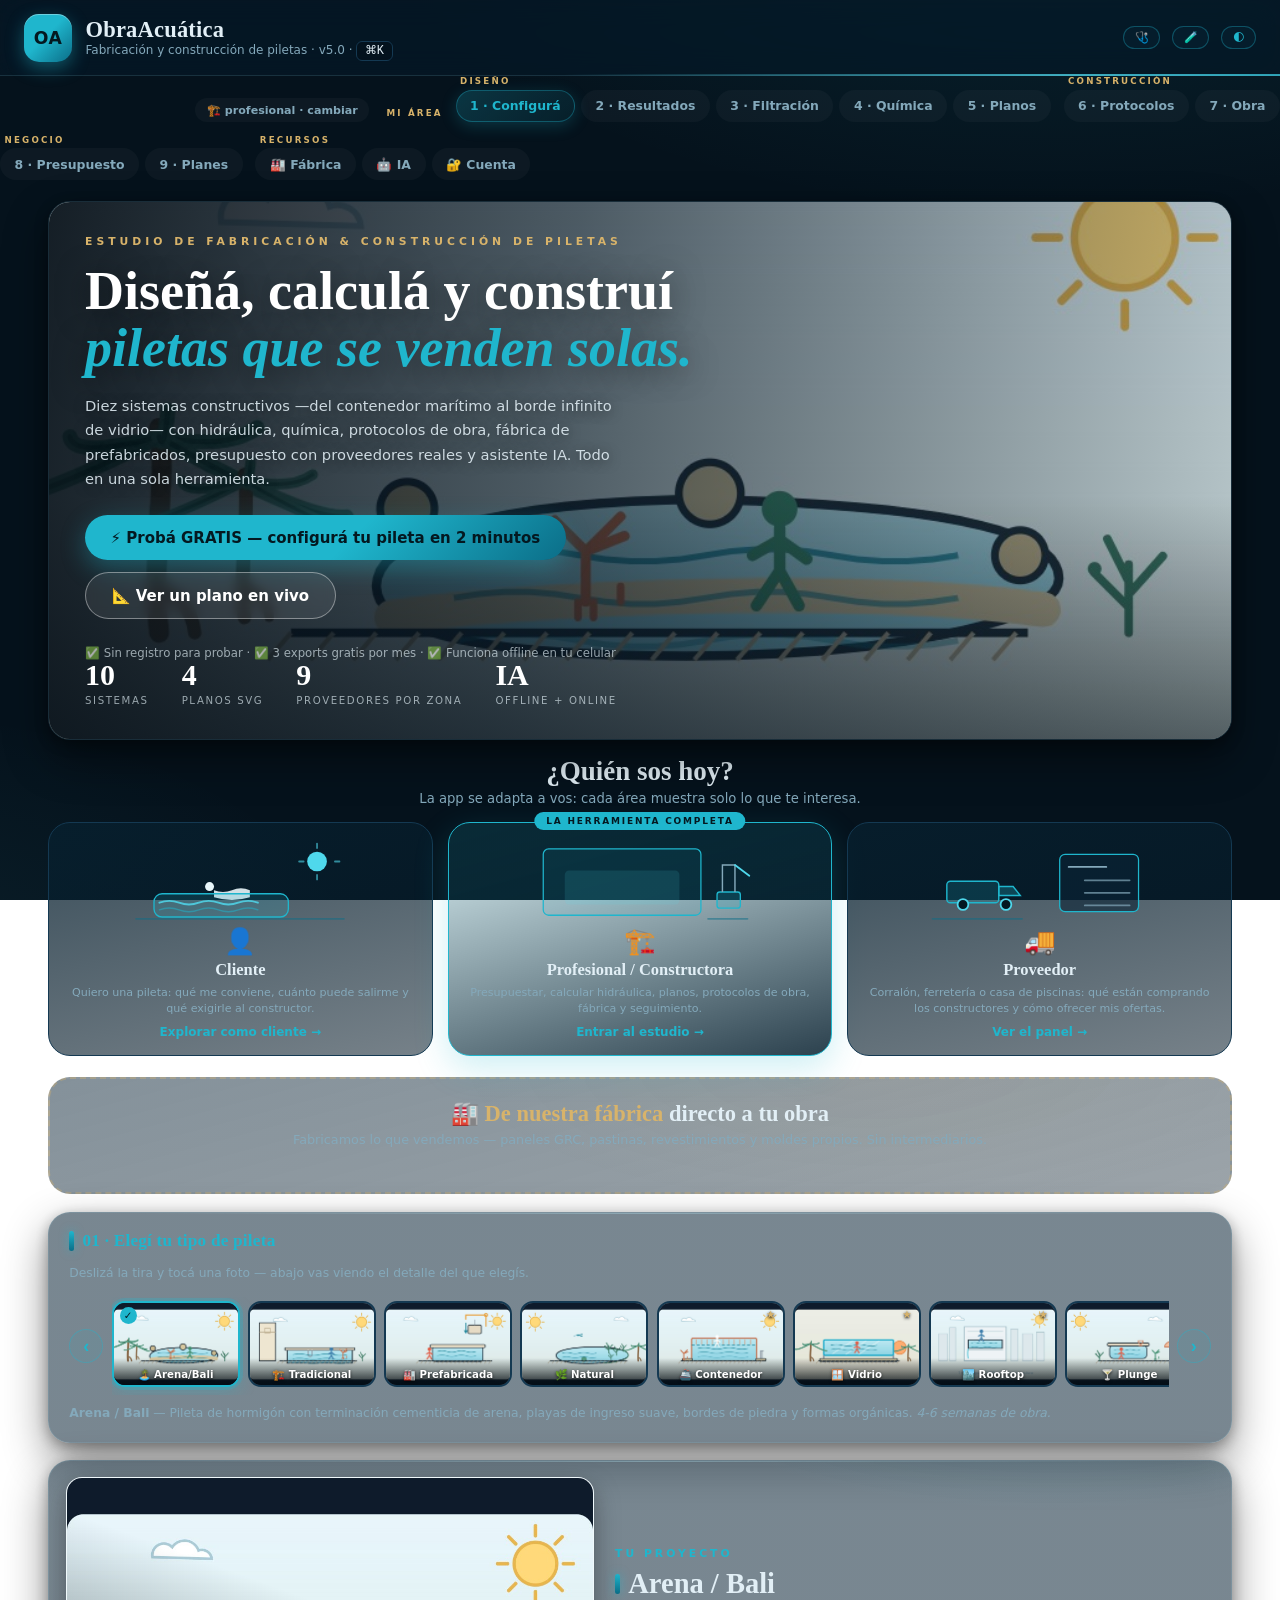
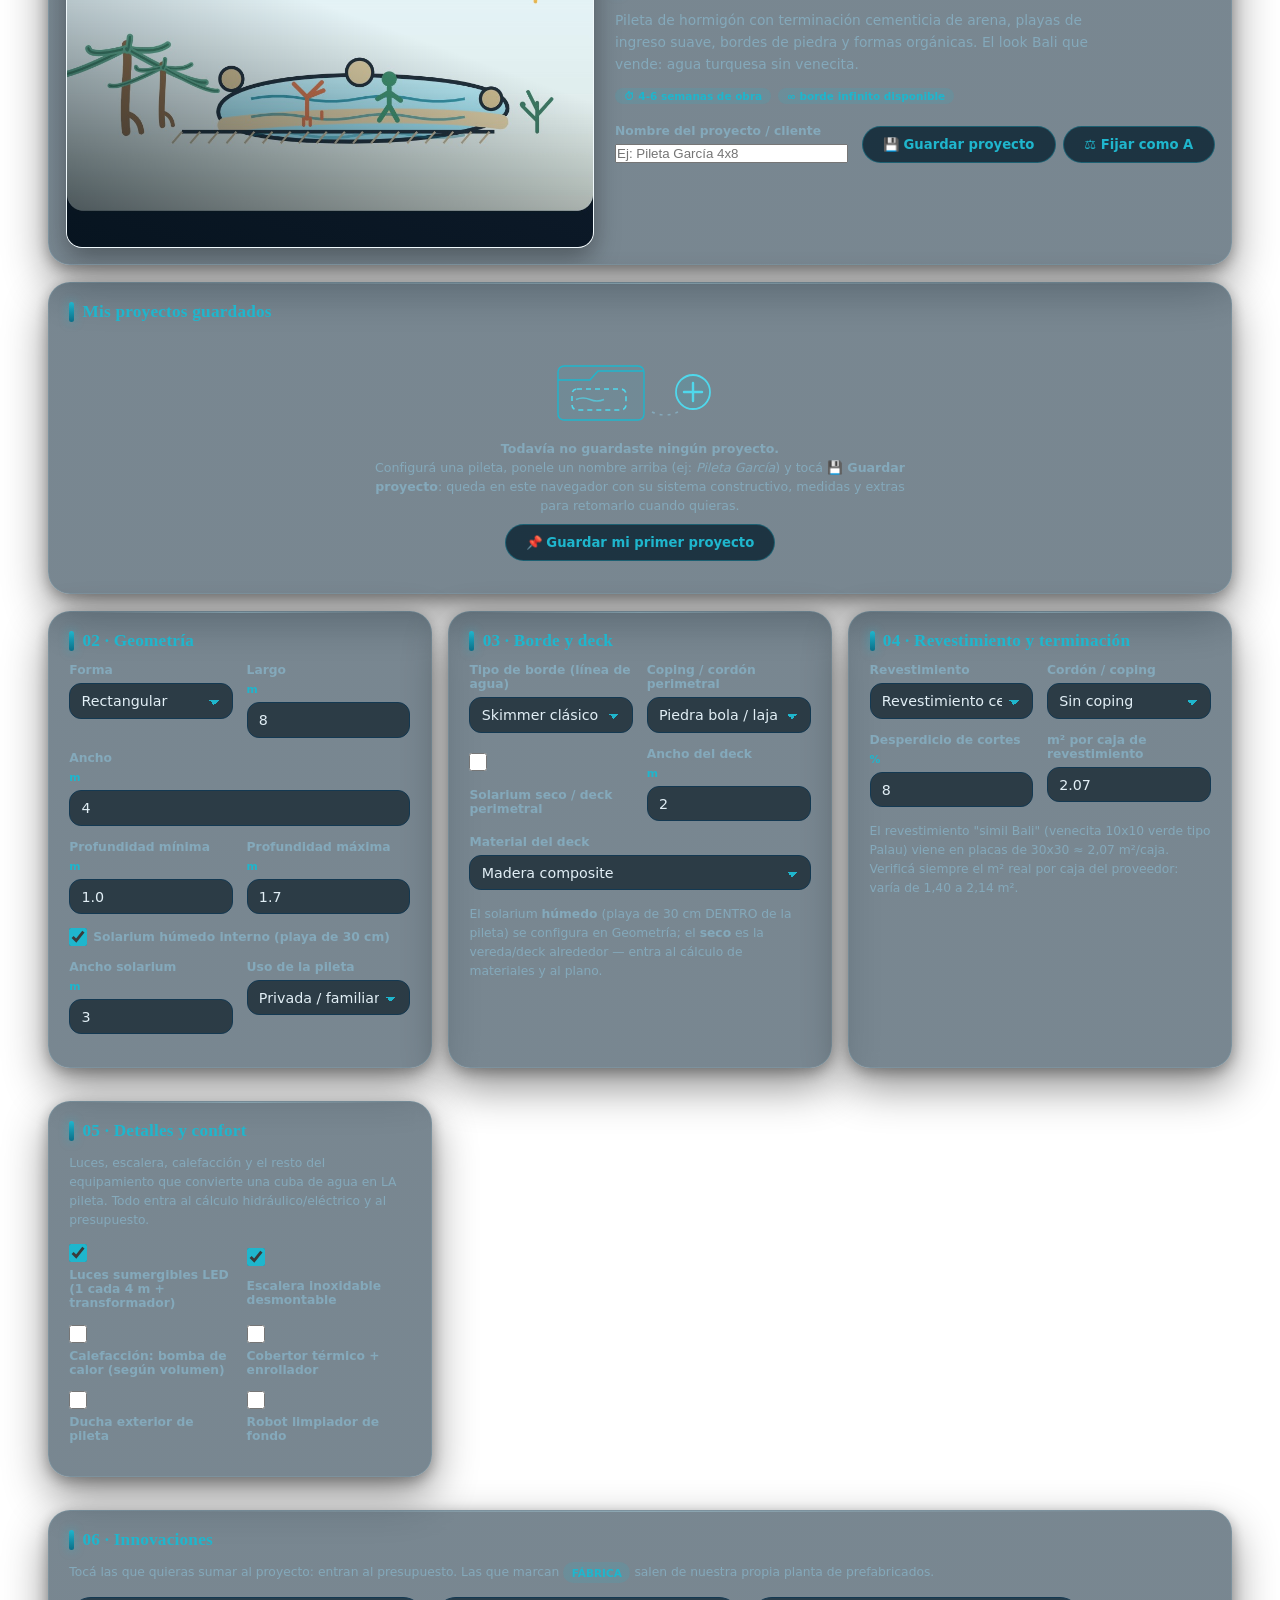
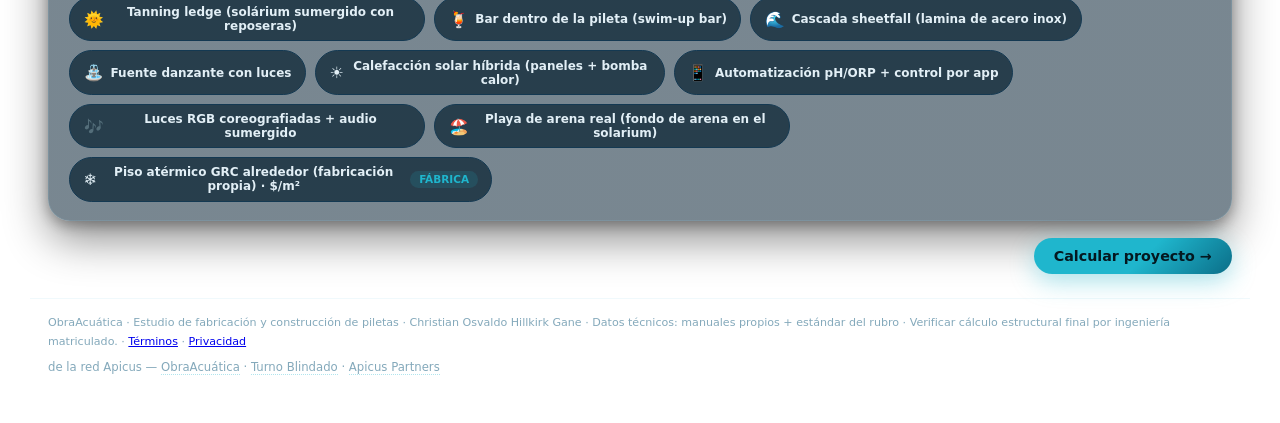
<file: index.html>
<!DOCTYPE html>
<html lang="es-AR">
<head>
<meta charset="UTF-8">
<meta name="viewport" content="width=device-width, initial-scale=1.0">
<title>ObraAcuática — Estudio de Fabricación y Construcción de Piletas</title>
<meta name="description" content="Configurador profesional de piletas: arena estilo Bali, construccion tradicional, prefabricadas GRC de fabrica, naturales y borde infinito. Calculo de geometria, materiales, hidraulica, filtracion, quimica del agua, protocolos de obra y presupuesto.">
<meta name="theme-color" content="#1FB6CD">
<!-- Carta de presentación en WhatsApp/redes (estándar §7.3: app sin og:image no se publica) -->
<meta property="og:title" content="ObraAcuática — Estudio de Fabricación y Construcción de Piletas">
<meta property="og:description" content="Configurá, calculá y presupuestá tu pileta en 2 minutos: 10 sistemas constructivos, planos SVG, hidráulica, química, protocolos de obra y asistente IA.">
<meta property="og:image" content="og-image.png">
<meta property="og:image:width" content="1200">
<meta property="og:image:height" content="630">
<meta property="og:type" content="website">
<meta name="twitter:card" content="summary_large_image">
<meta name="twitter:image" content="og-image.png">
<meta http-equiv="Content-Security-Policy" content="default-src 'self'; script-src 'self' https://challenges.cloudflare.com https://browser.sentry-cdn.com; style-src 'self' 'unsafe-inline' https://fonts.googleapis.com; font-src https://fonts.gstatic.com; img-src 'self' data: https:; connect-src 'self' https:; object-src 'none'; base-uri 'self'; frame-ancestors 'none'">
<meta name="referrer" content="strict-origin-when-cross-origin">
<link rel="manifest" href="manifest.webmanifest">
<link rel="icon" type="image/svg+xml" href="icon.svg">
<link rel="icon" type="image/png" sizes="192x192" href="icon-192.png">
<link rel="icon" type="image/png" sizes="512x512" href="icon-512.png">
<link rel="apple-touch-icon" href="apple-touch-icon.png">
<!-- Splash screens iOS (estándar §7.1-3: PWA instalable = splash por tamaño) -->
<link rel="apple-touch-startup-image" media="(device-width: 375px) and (device-height: 667px) and (-webkit-device-pixel-ratio: 2)" href="splash-750.png">
<link rel="apple-touch-startup-image" media="(device-width: 390px) and (device-height: 844px) and (-webkit-device-pixel-ratio: 3)" href="splash-1170.png">
<link rel="apple-touch-startup-image" media="(device-width: 430px) and (device-height: 932px) and (-webkit-device-pixel-ratio: 3)" href="splash-1290.png">
<link rel="apple-touch-startup-image" media="(device-width: 1024px) and (device-height: 1366px) and (-webkit-device-pixel-ratio: 2)" href="splash-2048.png">
<meta name="apple-mobile-web-app-capable" content="yes">
<meta name="apple-mobile-web-app-status-bar-style" content="black-translucent">
<meta name="apple-mobile-web-app-title" content="ObraAcuática">
<link rel="preconnect" href="https://fonts.googleapis.com">
<link rel="preconnect" href="https://fonts.gstatic.com" crossorigin>
<link href="https://fonts.googleapis.com/css2?family=Fraunces:opsz,wght@9..144,600;9..144,700;9..144,900&family=Inter:wght@400;500;600;700;800&display=swap" rel="stylesheet">
<link rel="stylesheet" href="styles.css?v=4.5">
</head>
<body data-app="obracuatica">

<header class="topbar">
  <div class="brand">
    <div class="logo">OA</div>
    <div class="brand-txt">
      <h1>ObraAcuática</h1>
      <p>Fabricación y construcción de piletas · <span id="dbVersion" title="versión de la base de datos técnicos (independiente de la versión de la app)">v1.0</span> · <kbd title="Ctrl+K">⌘K</kbd></p>
    </div>
    <div class="user-chip hidden" id="userChip"></div>
  </div>
  <div style="display:flex;gap:0.5rem;align-items:center">
    <button class="btn mini" id="btnTopHealth" title="🩺 Health Dashboard" aria-label="Health Dashboard" type="button">🩺</button>
    <button class="btn mini" id="btnTopTests" title="🧪 Tests" aria-label="Correr tests" type="button">🧪</button>
    <button class="btn mini" id="btnTopTheme" title="🌓 Tema" aria-label="Cambiar tema" type="button">🌓</button>
  </div>
</header>
  <nav class="tabs" id="mainTabs">
    <div class="tab-group" id="roleHomeGroup">
      <span class="tg-label">Mi área</span>
      <div class="tg-btns">
        <button data-tab="cliente" type="button" id="btnTabCliente">👤 Inicio</button>
        <button data-tab="proveedor" type="button" id="btnTabProveedor">🚚 Mi panel</button>
      </div>
    </div>
    <div class="tab-group" id="grpDiseno">
      <span class="tg-label">Diseño</span>
      <div class="tg-btns">
        <button data-tab="config" class="active" type="button">1 · Configurá</button>
        <button data-tab="results" type="button">2 · Resultados</button>
        <button data-tab="filtration" type="button">3 · Filtración</button>
        <button data-tab="chemistry" type="button">4 · Química</button>
        <button data-tab="planos" type="button">5 · Planos</button>
      </div>
    </div>
    <div class="tab-group" id="grpConstruccion">
      <span class="tg-label">Construcción</span>
      <div class="tg-btns">
        <button data-tab="protocols" type="button">6 · Protocolos</button>
        <button data-tab="obra" type="button">7 · Obra</button>
      </div>
    </div>
    <div class="tab-group" id="grpNegocio">
      <span class="tg-label">Negocio</span>
      <div class="tg-btns">
        <button data-tab="budget" type="button">8 · Presupuesto</button>
        <button data-tab="planes" type="button">9 · Planes</button>
      </div>
    </div>
    <div class="tab-group" id="grpRecursos">
      <span class="tg-label">Recursos</span>
      <div class="tg-btns">
        <button data-tab="factory" type="button">🏭 Fábrica</button>
        <button data-tab="ia" type="button">🤖 IA</button>
        <button data-tab="cuenta" type="button">🔐 Cuenta</button>
      </div>
    </div>
  </nav>
</header>

<main>

  <!-- ============ LANDING HERO ============ -->
  <section class="landing" id="landing">
    <div class="landing-bg" id="landingBg"></div>
    <div class="landing-overlay"></div>
    <div class="landing-content">
      <div class="landing-kicker">Estudio de fabricación &amp; construcción de piletas</div>
      <h1 class="landing-title">Diseñá, calculá y construí<br><em>piletas que se venden solas.</em></h1>
      <p class="landing-sub">Diez sistemas constructivos —del contenedor marítimo al borde infinito de vidrio— con hidráulica, química, protocolos de obra, fábrica de prefabricados, presupuesto con proveedores reales y asistente IA. Todo en una sola herramienta.</p>
      <div class="landing-cta">
        <button class="btn primary big" id="ctaConfig" type="button">⚡ Probá GRATIS — configurá tu pileta en 2 minutos</button>
        <button class="btn ghost big" id="ctaPlanos" type="button">📐 Ver un plano en vivo</button>
      </div>
      <p class="landing-free" style="margin-top:0.7rem;font-size:0.78rem;color:rgba(226,239,246,0.65)">
        ✅ Sin registro para probar · ✅ 3 exports gratis por mes · ✅ Funciona offline en tu celular
      </p>
      <div class="landing-stats">
        <div><b>10</b><span>sistemas</span></div>
        <div><b>4</b><span>planos SVG</span></div>
        <div><b>9</b><span>proveedores por zona</span></div>
        <div><b>IA</b><span>offline + online</span></div>
      </div>
    </div>
  </section>

  <!-- ============ SELECTOR DE ROL ============ -->
  <section class="roles" id="roles">
    <div class="roles-title">
      <h2>¿Quién sos hoy?</h2>
      <p>La app se adapta a vos: cada área muestra solo lo que te interesa.</p>
    </div>
    <div class="roles-grid">
      <button class="role-card" data-role="cliente" type="button">
        <svg class="role-scene" viewBox="0 0 260 96" aria-hidden="true" focusable="false">
          <circle class="rs-sun" cx="216" cy="24" r="11" fill="#4FD8EC"/>
          <g stroke="#4FD8EC" stroke-width="2" stroke-linecap="round" opacity="0.6">
            <line class="rs-ray rs-ray1" x1="216" y1="4" x2="216" y2="9"/><line class="rs-ray rs-ray2" x1="236" y1="24" x2="241" y2="24"/>
            <line class="rs-ray rs-ray3" x1="196" y1="24" x2="201" y2="24"/><line class="rs-ray rs-ray4" x1="216" y1="39" x2="216" y2="44"/>
          </g>
          <g class="rs-float">
            <circle cx="96" cy="52" r="5" fill="#E8F6FA"/>
            <path d="M101 56 q10 4 20 0 q10 -4 20 0 l0 8 q-20 6 -40 0 Z" fill="#E8F6FA" opacity="0.9"/>
          </g>
          <rect x="34" y="60" width="150" height="26" rx="9" fill="rgba(31,182,205,0.16)" stroke="#1FB6CD" stroke-width="1.5"/>
          <g class="rs-water">
            <path d="M40 70 q11 -4 22 0 t22 0 t22 0 t22 0 t22 0" fill="none" stroke="#4FD8EC" stroke-width="2" stroke-linecap="round" opacity="0.85"/>
            <path d="M40 78 q11 -4 22 0 t22 0 t22 0 t22 0 t22 0" fill="none" stroke="#1FB6CD" stroke-width="1.6" stroke-linecap="round" opacity="0.5"/>
          </g>
          <path d="M14 88 h232" stroke="#0B6E88" stroke-width="2" stroke-linecap="round" opacity="0.5"/>
        </svg>
        <div class="rc-icon">👤</div>
        <div class="rc-name">Cliente</div>
        <div class="rc-desc">Quiero una pileta: qué me conviene, cuánto puede salirme y qué exigirle al constructor.</div>
        <div class="rc-cta">Explorar como cliente →</div>
      </button>
      <button class="role-card featured" data-role="pro" type="button">
        <div class="rc-badge">LA HERRAMIENTA COMPLETA</div>
        <svg class="role-scene" viewBox="0 0 260 96" aria-hidden="true" focusable="false">
          <rect x="22" y="10" width="176" height="74" rx="6" fill="rgba(31,182,205,0.07)" stroke="#1FB6CD" stroke-width="1.4"/>
          <rect class="rs-draw-pool" x="46" y="34" width="128" height="38" rx="5" fill="rgba(79,216,236,0.12)" stroke="#4FD8EC" stroke-width="2" stroke-dasharray="340" stroke-dashoffset="340"/>
          <g class="rs-draw-dims" stroke="#84A9BB" stroke-width="1.3">
            <line x1="46" y1="24" x2="174" y2="24"/><line x1="46" y1="20" x2="46" y2="28"/><line x1="174" y1="20" x2="174" y2="28"/>
            <line x1="188" y1="34" x2="188" y2="72"/><line x1="184" y1="34" x2="192" y2="34"/><line x1="184" y1="72" x2="192" y2="72"/>
          </g>
          <path class="rs-draw-cross" d="M110 46 v14 M103 53 h14" stroke="#4FD8EC" stroke-width="1.6" stroke-linecap="round"/>
          <g class="rs-crane">
            <rect x="216" y="58" width="26" height="18" rx="3" fill="rgba(31,182,205,0.2)" stroke="#1FB6CD" stroke-width="1.5"/>
            <path d="M222 58 v-30 h14 l0 30" fill="none" stroke="#84A9BB" stroke-width="1.6"/>
            <line class="rs-crane-arm" x1="236" y1="28" x2="252" y2="40" stroke="#4FD8EC" stroke-width="2" stroke-linecap="round"/>
          </g>
          <path d="M206 88 h44" stroke="#0B6E88" stroke-width="2" stroke-linecap="round" opacity="0.5"/>
        </svg>
        <div class="rc-icon">🏗️</div>
        <div class="rc-name">Profesional / Constructora</div>
        <div class="rc-desc">Presupuestar, calcular hidráulica, planos, protocolos de obra, fábrica y seguimiento.</div>
        <div class="rc-cta">Entrar al estudio →</div>
      </button>
      <button class="role-card" data-role="proveedor" type="button">
        <svg class="role-scene" viewBox="0 0 260 96" aria-hidden="true" focusable="false">
          <g class="rs-truck">
            <rect x="26" y="46" width="58" height="24" rx="4" fill="rgba(31,182,205,0.18)" stroke="#1FB6CD" stroke-width="1.6"/>
            <path d="M84 62 v-10 h16 l8 10 Z" fill="rgba(31,182,205,0.28)" stroke="#1FB6CD" stroke-width="1.6"/>
            <circle class="rs-wheel" cx="44" cy="72" r="6" fill="#041820" stroke="#4FD8EC" stroke-width="2"/>
            <circle class="rs-wheel" cx="92" cy="72" r="6" fill="#041820" stroke="#4FD8EC" stroke-width="2"/>
          </g>
          <path d="M10 88 h100" stroke="#0B6E88" stroke-width="2" stroke-linecap="round" opacity="0.5"/>
          <g class="rs-checklist">
            <rect x="152" y="16" width="88" height="64" rx="6" fill="rgba(10,36,54,0.6)" stroke="#1FB6CD" stroke-width="1.4"/>
            <line x1="162" y1="30" x2="204" y2="30" stroke="#84A9BB" stroke-width="2" stroke-linecap="round"/>
            <g stroke="#4FD8EC" stroke-width="2.2" stroke-linecap="round" fill="none">
              <path class="rs-check rs-check1" d="M162 44 l4 4 l8 -9"/>
              <path class="rs-check rs-check2" d="M162 58 l4 4 l8 -9"/>
              <path class="rs-check rs-check3" d="M162 72 l4 4 l8 -9"/>
            </g>
            <g stroke="#84A9BB" stroke-width="2" stroke-linecap="round" opacity="0.7">
              <line x1="180" y1="45" x2="230" y2="45"/><line x1="180" y1="59" x2="230" y2="59"/><line x1="180" y1="73" x2="230" y2="73"/>
            </g>
          </g>
        </svg>
        <div class="rc-icon">🚚</div>
        <div class="rc-name">Proveedor</div>
        <div class="rc-desc">Corralón, ferretería o casa de piscinas: qué están comprando los constructores y cómo ofrecer mis ofertas.</div>
        <div class="rc-cta">Ver el panel →</div>
      </button>
    </div>
  </section>

  <!-- ============ ÁREA CLIENTE ============ -->
  <section id="tab-cliente" class="tab-panel">
    <div class="grid-2">
      <div class="card" style="grid-column:1/-1">
        <h2>👤 Tu pileta paso a paso — sin tecnicismos</h2>
        <p class="hint">Elegí el estilo, larguito y ancho, y te digo <b>cuánto puede salirte, cuánto tarda la obra y qué cosas tenés que exigir</b>. Precio orientativo de mercado (varía por zona y terminaciones).</p>
      </div>
      <div class="card" style="grid-column:1/-1">
        <h2>1 · ¿Qué estilo te gusta?</h2>
        <div id="clTypes"></div>
      </div>
      <div class="card">
        <h2>2 · Medidas y profundidad</h2>
        <div class="form-row">
          <label>Largo <span class="unit">m</span> <input type="range" id="clL" min="3" max="12" step="0.5" value="8"></label>
          <label>Ancho <span class="unit">m</span> <input type="range" id="clW" min="2" max="6" step="0.5" value="4"></label>
        </div>
        <div style="display:flex;justify-content:space-between;margin:-0.5rem 0 0.8rem;color:var(--aqua-bright);font-weight:700">
          <span id="clLv">8 m</span><span id="clWv">4 m</span>
        </div>
        <div class="form-row">
          <label>Profundidad
            <select id="clDepth">
              <option value="chapita">Chapita (1,0-1,3 m) — chicos y reposeras</option>
              <option value="familiar" selected>Familiar (1,4-1,7 m) — la más elegida</option>
              <option value="nadadora">Nadadora (1,8-2,2 m) — trampoline y nado</option>
            </select>
          </label>
        </div>
        <div class="form-row">
          <label class="chk"><input type="checkbox" id="clLights" checked> 💡 Luces para la noche</label>
          <label class="chk"><input type="checkbox" id="clHeat"> 🌡️ Calefacción (usarla todo el año)</label>
          <label class="chk"><input type="checkbox" id="clInfinity"> ∞ Borde infinito (el efecto premium)</label>
        </div>
      </div>
      <div class="card" id="clResultCard">
        <h2>Tu estimación</h2>
        <div id="clResult"></div>
      </div>
      <div class="card" style="grid-column:1/-1">
        <h2>3 · Las 8 preguntas que tenés que hacerle ANTES de firmar</h2>
        <ol class="cl-questions" id="clQuestions"></ol>
      </div>
      <div class="card" style="grid-column:1/-1">
        <h2>4 · Tu primera lista de compras (mantenimiento)</h2>
        <p class="hint">Lo que vas a necesitar sí o sí desde el día uno — pedilo en cualquier casa de piscinas:</p>
        <div id="clKit" class="table-wrap"></div>
      </div>
    </div>
  </section>

  <!-- ============ ÁREA PROVEEDOR ============ -->
  <section id="tab-proveedor" class="tab-panel">
    <div class="grid-2">
      <div class="card" style="grid-column:1/-1">
        <h2>🚚 Panel del proveedor</h2>
        <p class="hint">Sos corralón, ferretería, casa de piscinas o servicio: acá ves <b>qué compran los constructores</b> cuando presupuestan con ObraAcuática y podés <b>publicar tus ofertas</b> para tu zona.</p>
      </div>
      <div class="card" style="grid-column:1/-1">
        <h2>📊 Qué están comprando (demanda típica de una pileta 8×4)</h2>
        <div id="pvDemanda" class="table-wrap"></div>
        <p class="hint">Volúmenes de referencia calculados sobre una pileta familiar 8×4 con venecita. Los constructores de tu zona piden esto todos los meses.</p>
      </div>
      <div class="card">
        <h2>📣 Publicar mi oferta</h2>
        <div class="form-row"><label>Nombre de mi negocio <input type="text" id="pvName" placeholder="Corralón El Puente"></label></div>
        <div class="form-row">
          <label>Rubro
            <select id="pvCat"></select>
          </label>
          <label>Ciudad / zona <input type="text" id="pvCity" placeholder="Corrientes Capital"></label>
        </div>
        <div class="form-row"><label>WhatsApp (con característica) <input type="text" id="pvPhone" placeholder="3794xxxxxxx"></label></div>
        <div class="form-row">
          <label>Oferta (título) <input type="text" id="pvOfferTitle" placeholder="Cemento portland 50 kg — oferta primavera"></label>
          <label>Precio <span class="unit">ARS</span> <input type="number" id="pvOfferPrice" placeholder="0"></label>
        </div>
        <div class="form-row"><label>Detalle <input type="text" id="pvOfferDetail" placeholder="Válido hasta fin de mes · entrega incluida en radio 30 km"></label></div>
        <button class="btn primary" id="pvPublish" type="button">Publicar oferta</button>
        <p class="hint" id="pvMsg" style="margin:0.5rem 0 0"></p>
      </div>
      <div class="card">
        <h2>🏷️ Ofertas de tu zona</h2>
        <div id="pvOffers"></div>
      </div>
      <div class="card" style="grid-column:1/-1">
        <h2>🤝 Sumarme al directorio de constructores</h2>
        <p class="hint">Al guardar tus datos de negocio también quedás en el <b>directorio de proveedores</b> que ven los constructores al presupuestar cada rubro (con tu WhatsApp a un click). En la versión online, tus ofertas llegan directo a sus pantallas.</p>
        <button class="btn" id="pvRegister" type="button">Agregar mi negocio al directorio</button>
      </div>
    </div>
  </section>

  <!-- ============ FÁBRICA: publicidad rústica en el landing ============ -->
  <section class="fabrica-landing">
    <div class="fabrica-header">
      <h2>🏭 <span>De nuestra fábrica</span> directo a tu obra</h2>
      <p>Fabricamos lo que vendemos — paneles GRC, pastinas, revestimientos y moldes propios. Sin intermediarios.</p>
    </div>
    <div class="fabrica-strip" id="fabricaLanding"></div>
  </section>

  <!-- ============ TAB 1: CONFIGURÁ ============ -->
  <section id="tab-config" class="tab-panel active">

      <div class="card" style="grid-column:1/-1">
        <h2>01 · Elegí tu tipo de pileta</h2>
        <p class="hint">Deslizá la tira y tocá una foto — abajo vas viendo el detalle del que elegís.</p>
        <div id="typeCards"></div>
      </div>

      <div class="card hero-card" id="heroCard">
        <div class="hero-art" id="heroArt"></div>
        <div class="hero-info">
          <div class="hero-kicker">tu proyecto</div>
          <h2 id="heroName" style="color:var(--txt)">Arena / Bali</h2>
          <p id="heroDesc" class="hero-desc"></p>
          <div class="hero-meta">
            <span class="tag aqua" id="heroTime"></span>
            <span class="tag aqua" id="heroBorder"></span>
          </div>
          <div class="form-row" style="margin:0.8rem 0 0">
            <label style="flex:3">Nombre del proyecto / cliente
              <input type="text" id="pjName" placeholder="Ej: Pileta García 4x8">
            </label>
            <div style="align-self:end;display:flex;gap:0.5rem">
              <button class="btn" id="pjSave" type="button">💾 Guardar proyecto</button>
              <button class="btn" id="abSet" type="button" title="Deja esta configuración fija para comparar contra cualquier cambio">⚖️ Fijar como A</button>
            </div>
          </div>
          <p class="hint" id="abMsg" style="margin:0.5rem 0 0"></p>
        </div>
      </div>

      <div class="card hidden" id="pjListCard">
        <h2>Mis proyectos guardados</h2>
        <div id="pjList" class="chip-grid"></div>
        <p class="hint" id="pjMsg" style="margin:0.5rem 0 0"></p>
      </div>

    <div class="grid-2">

      <div class="card">
        <h2>02 · Geometría</h2>
        <div class="form-row">
          <label>Forma
            <select id="fShape">
              <option value="rect">Rectangular</option>
              <option value="roman">Romana (rectangular + escaleras)</option>
              <option value="free">Orgánica / libre (estilo Bali)</option>
              <option value="oval">Ovalada</option>
            </select>
          </label>
          <label>Largo <span class="unit">m</span>
            <input type="number" id="fLen" value="8" min="2" max="30" step="0.1">
          </label>
          <label>Ancho <span class="unit">m</span>
            <input type="number" id="fWidth" value="4" min="1.5" max="15" step="0.1">
          </label>
        </div>
        <div class="form-row">
          <label>Profundidad mínima <span class="unit">m</span>
            <input type="number" id="fDepthMin" value="1.0" min="0.3" max="2.5" step="0.05">
          </label>
          <label>Profundidad máxima <span class="unit">m</span>
            <input type="number" id="fDepthMax" value="1.7" min="0.5" max="3.5" step="0.05">
          </label>
          <label class="chk">
            <input type="checkbox" id="fSolarium" checked>
            Solarium húmedo interno (playa de 30 cm)
          </label>
        </div>
        <div class="form-row">
          <label>Ancho solarium <span class="unit">m</span>
            <input type="number" id="fSolW" value="3" min="1" max="8" step="0.5">
          </label>
          <label>Uso de la pileta
            <select id="fUse">
              <option value="res">Privada / familiar</option>
              <option value="semi">Semi-pública (hotel, club)</option>
              <option value="pub">Pública (municipal, escuela)</option>
            </select>
          </label>
        </div>
        <div id="geoWarn" class="warn hidden"></div>
      </div>

      <div class="card">
        <h2>03 · Borde y deck</h2>
        <div class="form-row">
          <label>Tipo de borde (línea de agua)
            <select id="fBorderType">
              <option value="skimmer">Skimmer clásico (borde seco)</option>
              <option value="rebose">Rebose perimetral (espejo a ras)</option>
              <option value="infinity1">Borde infinito — un lado</option>
              <option value="infinityP">Borde infinito — perimetral</option>
            </select>
          </label>
          <label>Coping / cordón perimetral
            <select id="fCopingType">
              <option value="stone">Piedra bola / laja</option>
              <option value="grc">Losas GRC de fábrica</option>
              <option value="brick">Ladrillo / cerámico</option>
              <option value="wood">Madera composite</option>
              <option value="mosaic">Bulón 40 / venecita</option>
              <option value="none">Sin coping</option>
            </select>
          </label>
        </div>
        <div id="infinityBox" class="sub-box hidden">
          <div class="form-row">
            <label>Desnivel del terreno
              <select id="fTerrain">
                <option value="slope">En desnivel (ideal)</option>
                <option value="flat">Terreno plano (requiere obra extra)</option>
              </select>
            </label>
          </div>
          <p class="hint">Este borde agrega canaleta de rebalse, estanque compensador (7% del volumen) y segunda bomba. Se calcula en la pestaña 2 y el protocolo va en la 5.</p>
        </div>
        <div class="form-row">
          <label class="chk">
            <input type="checkbox" id="fDeck">
            Solarium seco / deck perimetral
          </label>
          <label>Ancho del deck <span class="unit">m</span>
            <input type="number" id="fDeckW" value="2" min="0.5" max="6" step="0.25">
          </label>
          <label>Material del deck
            <select id="fDeckMat">
              <option value="madera">Madera composite</option>
              <option value="piedra">Laja / piedra</option>
              <option value="hormigon">Hormigón pulido</option>
              <option value="cesped">Césped</option>
              <option value="atermico">Losetas atérmicas GRC (de fábrica)</option>
            </select>
          </label>
        </div>
        <p class="hint">El solarium <b>húmedo</b> (playa de 30 cm DENTRO de la pileta) se configura en Geometría; el <b>seco</b> es la vereda/deck alrededor — entra al cálculo de materiales y al plano.</p>
      </div>

      <div class="card">
        <h2>04 · Revestimiento y terminación</h2>
        <div class="form-row">
          <label>Revestimiento
            <select id="fFinish"></select>
          </label>
          <label>Cordón / coping
            <select id="fCopingType">
              <option value="none">Sin coping</option>
              <option value="stone">Piedra bola / laja</option>
              <option value="grc">Losas GRC de fábrica</option>
              <option value="brick">Ladrillo / cerámico</option>
            </select>
          </label>
        </div>
        <div class="form-row">
          <label>Desperdicio de cortes <span class="unit">%</span>
            <input type="number" id="fWaste" value="8" min="3" max="20" step="1">
          </label>
          <label>m² por caja de revestimiento
            <input type="number" id="fBoxM2" value="2.07" min="0.5" max="4" step="0.01">
          </label>
        </div>
        <p class="hint">El revestimiento "simil Bali" (venecita 10x10 verde tipo Palau) viene en placas de 30x30 ≈ 2,07 m²/caja. Verificá siempre el m² real por caja del proveedor: varía de 1,40 a 2,14 m².</p>
      </div>

      <div class="card">
        <h2>05 · Detalles y confort</h2>
        <p class="hint">Luces, escalera, calefacción y el resto del equipamiento que convierte una cuba de agua en LA pileta. Todo entra al cálculo hidráulico/eléctrico y al presupuesto.</p>
        <div class="form-row">
          <label class="chk">
            <input type="checkbox" id="fLights" checked>
            Luces sumergibles LED (1 cada 4 m + transformador)
          </label>
          <label class="chk">
            <input type="checkbox" id="fLadder" checked>
            Escalera inoxidable desmontable
          </label>
        </div>
        <div class="form-row">
          <label class="chk">
            <input type="checkbox" id="fHeat">
            Calefacción: bomba de calor (según volumen)
          </label>
          <label class="chk">
            <input type="checkbox" id="fCover">
            Cobertor térmico + enrollador
          </label>
        </div>
        <div class="form-row">
          <label class="chk">
            <input type="checkbox" id="fShower">
            Ducha exterior de pileta
          </label>
          <label class="chk">
            <input type="checkbox" id="fRobot">
            Robot limpiador de fondo
          </label>
        </div>
      </div>
    </div>

    <div class="card" style="grid-column:1/-1">
      <h2>06 · Innovaciones</h2>
      <p class="hint">Tocá las que quieras sumar al proyecto: entran al presupuesto. Las que marcan <span class="tag aqua">FÁBRICA</span> salen de nuestra propia planta de prefabricados.</p>
      <div id="innChips" class="chip-grid"></div>
    </div>

    <div class="next-step">
      <button class="btn primary" id="goResults" type="button">Calcular proyecto →</button>
    </div>
  </section>

  <!-- ============ TAB 2: RESULTADOS ============ -->
  <section id="tab-results" class="tab-panel">
    <div class="card">
      <h2>Geometría y volumen</h2>
      <!-- momento firma (estándar §7.1-9): la pileta se llena con TU volumen -->
      <div id="fillScene" class="fill-scene" role="img"></div>
      <div id="resGeo" class="kpi-grid"></div>
      <div id="geoBreakdown"></div>
    </div>
    <div class="card">
      <h2>Hidráulica resumida</h2>
      <div id="resHyd" class="kpi-grid"></div>
      <p class="hint">El detalle completo de filtros, bombas, cañerías y accesorios va en la pestaña 3.</p>
    </div>
    <div class="card" id="flotCard">
      <h2>⚓ Flotación — napa alta (pileta vacía)</h2>
      <div id="flotBox"></div>
    </div>

    <div class="card hidden" id="abCard">
      <h2>⚖️ Comparador A/B — ¿cuál le conviene a tu cliente?</h2>
      <p class="hint">Fijaste una configuración como <b>A</b>: ahora todo lo que cambies en Configurá se compara en vivo acá. Ideal para cerrar la venta entre dos opciones.</p>
      <div id="abBody"></div>
    </div>
    <div class="card">
      <h2>Materiales de revestimiento</h2>
      <div id="resMat" class="kpi-grid"></div>
      <div id="matBreakdown"></div>
    </div>

    <div class="card" id="colorCard">
      <h2>🎨 Color de agua y paleta — según tu revestimiento</h2>
      <div id="colorBody"></div>
    </div>

    <div class="card" id="infResultsCard">
      <h2>Borde infinito — cálculo específico</h2>
      <div id="resInf" class="kpi-grid"></div>
    </div>

    <div class="card hidden" id="thermalCard">
      <h2>🌡️ Climatización — balance térmico</h2>
      <div class="form-row">
        <label>Temperatura objetivo <span class="unit">°C</span>
          <input type="number" id="thTarget" value="28" min="24" max="34" step="1">
        </label>
        <label>Tarifa eléctrica <span class="unit">ARS/kWh</span>
          <input type="number" id="thTariff" value="350" min="50" max="2000" step="10">
        </label>
      </div>
      <div id="thermalBody"></div>
    </div>
  </section>

  <!-- ============ TAB 3: FILTRACIÓN ============ -->
  <section id="tab-filtration" class="tab-panel">
    <div class="card">
      <h2>Sistema de filtración — comparador</h2>
      <p class="hint">Filtración (saca mugre) y desinfección (mata bichos) son cosas distintas: sal, UV y ozono son desinfección y siempre necesitan un filtro mecánico atrás. Los combinables están marcados.</p>
      <div class="form-row">
        <label>Filtración mecánica
          <select id="fFilter"></select>
        </label>
        <label>Desinfección / complemento
          <select id="fSanitizer">
            <option value="cl">Cloro manual</option>
            <option value="salt">Electrólisis salina</option>
            <option value="uv">UV + cloro residual</option>
            <option value="ozone">Ozono + cloro residual</option>
            <option value="activeo2">Oxígeno activo</option>
            <option value="none">Sin química (pileta natural)</option>
          </select>
        </label>
      </div>
      <div id="filterCompare" class="table-wrap"></div>
    </div>
    <div class="card">
      <h2>Dimensionado del equipo</h2>
      <div id="filterSizing" class="kpi-grid"></div>
      <div id="filterDetail"></div>
    </div>
    <div class="card">
      <h2>Sala de máquinas — esquema recomendado</h2>
      <div id="machineRoom" class="schema"></div>
    </div>
  </section>

  <!-- ============ TAB 4: QUÍMICA ============ -->
  <section id="tab-chemistry" class="tab-panel">
    <div class="card">
      <h2>Parámetros objetivo del agua</h2>
      <p class="hint">Valores de referencia para pileta privada con revestimiento de venecita o cementicio. Con venecita cuidá la dureza (el yeso de la venecita se ataca con agua blanda); con revestimiento cementicio cuidá el pH alto sostenido.</p>
      <div id="chemTargets" class="table-wrap"></div>
    </div>
    <div class="card">
      <h2>Chequeo y corrección del agua</h2>
      <div class="form-row">
        <label>Volumen detectado <span class="unit">m³</span>
          <input type="number" id="cVol" readonly>
        </label>
        <label>pH medido
          <input type="number" id="cPH" value="7.2" min="6.4" max="8.4" step="0.05">
        </label>
        <label>Cloro libre medido <span class="unit">ppm</span>
          <input type="number" id="cCl" value="0.5" min="0" max="10" step="0.1">
        </label>
      </div>
      <div class="form-row">
        <label>Alcalinidad <span class="unit">ppm</span>
          <input type="number" id="cAlk" value="70" min="0" max="300" step="5">
        </label>
        <label>Dureza cálcica <span class="unit">ppm</span>
          <input type="number" id="cHard" value="180" min="0" max="1000" step="10">
        </label>
        <label>Ác. cianúrico <span class="unit">ppm</span>
          <input type="number" id="cCyA" value="30" min="0" max="200" step="5">
        </label>
      </div>
      <button class="btn" id="btnChem" type="button">Calcular correcciones</button>
      <div id="chemActions"></div>
      <p class="hint disclaimer">⚠️ Las dosificaciones son orientativas (regla de arranque del rubro) y dependen de la temperatura, el uso y la carga orgánica. Agregá, circulá 30-60 min y volvé a medir antes de seguir. Nunca mezclés productos distintos en seco o concentrados.</p>
    </div>
    <div class="card">
      <h2>Rutina de mantenimiento</h2>
      <div id="chemRoutine"></div>
    </div>
  </section>

  <!-- ============ TAB 6: GUÍA PASO A PASO + PROTOCOLOS ============ -->
  <section id="tab-protocols" class="tab-panel">
    <div class="card">
      <h2>📚 Guía paso a paso — te llevamos de la mano</h2>
      <p class="hint">Elegí quién sos y qué pileta querés construir. Te guiamos <b>un paso por vez</b> con las cosas que NO te podés saltear.</p>
      <div class="form-row">
        <label>Soy…
          <select id="guiaMode">
            <option value="cliente">👤 Cliente (quiero entender qué hace el constructor)</option>
            <option value="pro" selected>🏗️ Constructor / Piletero (modo técnico)</option>
          </select>
        </label>
        <label>Sistema
          <select id="guiaType"></select>
        </label>
      </div>
      <div id="guiaWizard"></div>
    </div>

    <div class="card">
      <h2>📋 Protocolo completo (referencia rápida)</h2>
      <p class="hint">Para los que prefieren ver toda la lista de una vez en vez del paso a paso.</p>
      <div class="form-row">
        <label>Sistema
          <select id="pType"></select>
        </label>
        <label>Fase
          <select id="pPhase">
            <option value="pre">Pre-obra y relevamiento</option>
            <option value="struct">Estructura</option>
            <option value="water">Impermeabilización y revestimiento</option>
            <option value="install">Equipo e instalaciones</option>
            <option value="startup">Puesta en marcha</option>
            <option value="maint">Mantenimiento anual</option>
            <option value="winter">Invernada</option>
          </select>
        </label>
      </div>
      <div id="protocolBody"></div>
    </div>

    <div class="card" id="fabricaAd" style="border:2px dashed var(--gold);background:linear-gradient(165deg,rgba(216,179,106,0.06),rgba(7,32,47,0.6))">
      <h2 style="color:var(--gold)">🏭 De nuestra fábrica — directo a tu obra</h2>
      <p class="hint" style="color:var(--muted)">Fabricamos lo que vendemos. Sin intermediarios, con control de calidad propio.</p>
      <div class="fabrica-grid" id="fabricaGrid"></div>
    </div>
  </section>

  <!-- ============ TAB 6: FÁBRICA ============ -->
  <section id="tab-factory" class="tab-panel">
    <div class="card">
      <h2>Fórmulas de fábrica — línea pileta</h2>
      <p class="hint">Formulaciones propias validadas (abril 2026, v2.0 corregida): sin cal (se lixivia con cloro) y sin sorbitol (hincha la matriz). Todo lo que podés fabricar vos para abastecer tus propias obras y vender a terceros.</p>
      <div class="form-row">
        <label>Fórmula
          <select id="ffFormula"></select>
        </label>
        <label>Lote a fabricar <span class="unit">kg</span>
          <input type="number" id="ffBatch" value="10" min="1" max="500" step="1">
        </label>
      </div>
      <div id="factoryBody"></div>
    </div>
    <div class="card">
      <h2>Prefabricados GRC — producción con moldes propios</h2>
      <div id="grcBody"></div>
    </div>
  </section>

  <!-- ============ TAB 7: PRESUPUESTO ============ -->
  <section id="tab-budget" class="tab-panel">
    <div class="card">
      <h2>Presupuesto de materiales</h2>
      <p class="hint">Precios referenciales de septiembre 2026 (ARS) — editalos que quedan guardados en tu navegador. Tocá cualquier celda de <b>"Dónde comprarlo"</b> y te doy opciones de proveedores reales para TU zona: cadenas nacionales, tu directorio local, tiendas online y búsqueda directa en Google Maps y MercadoLibre.</p>
      <div class="form-row">
        <label>Provincia
          <select id="zProv"></select>
        </label>
        <label>Ciudad
          <select id="zCity"></select>
        </label>
        <label>Radio de búsqueda <span class="unit">km</span>
          <input type="number" id="zKm" value="30" min="1" max="500" step="5">
        </label>
      </div>
      <div class="form-row">
        <label>Ajuste general de precios <span class="unit">%</span>
          <input type="number" id="bAdj" value="0" min="-50" max="200" step="5">
        </label>
        <label>Contingencia <span class="unit">%</span>
          <input type="number" id="bCont" value="10" min="0" max="30" step="1">
        </label>
        <label>Margen de obra <span class="unit">%</span>
          <input type="number" id="bMargin" value="35" min="0" max="200" step="5">
        </label>
        <label class="chk">
          <input type="checkbox" id="bIva" checked>
          Sumar IVA al precio final
        </label>
        <label>Régimen de IVA de los materiales
          <select id="bIvaRegime">
            <option value="general">General — todo al 21%</option>
            <option value="reducido">Obra adherida — lista al 10,5%</option>
          </select>
        </label>
        <label>Precios actualizados al
          <input type="date" id="bPriceDate">
        </label>
        <label class="chk">
          <input type="checkbox" id="bClientMode">
          Modo cliente (oculta costos internos)
        </label>
      </div>
      <div id="budgetTable" class="table-wrap"></div>
      <div id="budgetTotals"></div>
      <div id="paymentPlan"></div>
      <div class="next-step">
        <button class="btn" id="btnXLS" type="button">📊 Excel</button>
        <button class="btn" id="btnDOC" type="button">📝 Word</button>
        <button class="btn" id="btnMD" type="button">🗂 Markdown</button>
        <button class="btn" id="btnOdoo" type="button">📦 Odoo</button>
        <button class="btn" id="btnCSV" type="button">⚙ CSV</button>
        <button class="btn" id="btnPrint" type="button">🖨 PDF / Imprimir</button>
      </div>
    </div>
  </section>

  <!-- ============ TAB 8: PLANOS ============ -->
  <section id="tab-planos" class="tab-panel">
    <div class="card">
      <h2>Planos del proyecto</h2>
      <p class="hint">Generados en vivo desde tu configuración: planta con el equipamiento ubicado y cortes con profundidades. Descargalos como SVG o imprimilos. Son planos <b>orientativos de proyecto</b> — el ejecutivo lo firma ingeniería matriculada.</p>
      <div class="form-row">
        <label>Vista
          <select id="plView">
            <option value="planta">Planta — vista superior con equipamiento</option>
            <option value="axo">Axonométrica 3D — conjunto</option>
            <option value="corteT">Corte transversal A-A</option>
            <option value="corteL">Corte longitudinal B-B</option>
          </select>
        </label>
        <label>Rotulado
          <select id="plDetail">
            <option value="full">Completo (equipos + dimensiones)</option>
            <option value="simple">Simple (solo geometría y dimensiones)</option>
          </select>
        </label>
      </div>
      <div class="plano-wrap" id="planoWrap"></div>
      <div class="next-step">
        <button class="btn" id="btnSVG" type="button">Descargar SVG</button>
        <button class="btn" id="btnPrint2" type="button">Imprimir plano</button>
      </div>
    </div>
  </section>

  <!-- ============ TAB 9: OBRA ============ -->
  <section id="tab-obra" class="tab-panel">
    <div id="obraBody"></div>
  </section>

  <!-- ============ TAB 10: ASISTENTE IA ============ -->
  <section id="tab-ia" class="tab-panel">
    <div class="card ia-card">
      <div class="ia-head">
        <div>
          <h2>Asistente especialista — compras · construcción · arquitectura</h2>
          <p class="hint" style="margin-bottom:0">Responde con los números de TU proyecto. Doble motor: <b>offline</b> (experto local, siempre) y <b>online</b> (conectá tu IA). La conversación queda guardada.</p>
        </div>
        <div style="display:flex;gap:0.5rem;align-items:center">
          <button class="btn mini" id="iaClear" type="button" title="Borrar conversación">🗑️</button>
          <div class="ia-status" id="iaStatus">⚪ offline</div>
        </div>
      </div>

      <div class="ia-settings sub-box">
        <div class="form-row" style="margin-bottom:0.5rem">
          <label>Motor
            <select id="iaPreset">
              <option value="glm">GLM (Z.ai)</option>
              <option value="openai">OpenAI</option>
              <option value="deepseek">DeepSeek</option>
              <option value="openrouter">OpenRouter</option>
              <option value="custom">Personalizado</option>
            </select>
          </label>
          <label>Modo
            <select id="iaMode">
              <option value="auto">Auto (online si está conectado)</option>
              <option value="offline">Solo offline (sin internet)</option>
            </select>
          </label>
        </div>
        <div class="form-row" style="margin-bottom:0.5rem">
          <label>Endpoint (base URL)
            <input type="text" id="iaBase" placeholder="https://...">
          </label>
          <label>Modelo
            <input type="text" id="iaModel" placeholder="glm-4-flash">
          </label>
        </div>
        <div class="form-row" style="margin-bottom:0">
          <label>API key — queda SOLO en este navegador 🔒
            <input type="password" id="iaKey" placeholder="pegá tu clave (no se guarda en ningún otro lado)">
          </label>
          <div style="align-self:end;display:flex;gap:0.5rem">
            <button class="btn" id="iaTest" type="button">Probar conexión</button>
            <button class="btn primary" id="iaSave" type="button">Guardar</button>
          </div>
        </div>
        <p class="hint" style="margin:0.6rem 0 0">🔐 La clave viaja únicamente al endpoint que elegiste, desde tu navegador. Nunca se incluye en exports ni informes. Sin clave, el experto offline sigue funcionando igual.</p>
        <p id="iaTestMsg" class="hint" style="margin:0.3rem 0 0"></p>
      </div>

      <div class="chat-box" id="chatBox"></div>

      <div class="chip-grid" id="iaChips" style="margin:0.7rem 0">
        <button class="chip" type="button">¿Qué sistema me conviene?</button>
        <button class="chip" type="button">¿Qué equipo necesito?</button>
        <button class="chip" type="button">Compará arena vs contenedor</button>
        <button class="chip" type="button">El agua está verde</button>
        <button class="chip" type="button">¿Cómo cobro esta pileta?</button>
        <button class="chip" type="button">¿Dónde compro más barato?</button>
        <button class="chip" type="button">Borde infinito</button>
        <button class="chip" type="button">Cronograma de obra</button>
      </div>

      <div class="form-row" style="margin-bottom:0">
        <label style="flex:6">Tu consulta
          <input type="text" id="iaInput" placeholder="Preguntame lo que sea: técnica, de compras, de negocio…">
        </label>
        <div style="align-self:end"><button class="btn primary" id="iaSend" type="button">Enviar ➤</button></div>
      </div>
    </div>
  </section>

  <!-- ============ TAB 11: CUENTA / SEGURIDAD ============ -->
  <section id="tab-cuenta" class="tab-panel">
    <div id="authBody"></div>
  </section>

  <!-- ============ TAB 12: PLANES & LEGAL ============ -->
  <section id="tab-planes" class="tab-panel">
    <div class="card">
      <h2>Planes de ObraAcuática</h2>
      <p class="hint">Empezá gratis. Cuando necesites más, pasate a Pro con un click (Mercado Pago).</p>
      <div class="planes-grid">
        <div class="plan-card">
          <div class="plan-name">Gratis</div>
          <div class="plan-price">$0<span>/siempre</span></div>
          <ul>
            <li>✔ 10 sistemas + hidráulica + química + planos en pantalla</li>
            <li>✔ Todo lo que ves ahora — sin registro</li>
            <li>✔ <b>3 exports por mes</b> (para probar)</li>
            <li>✔ Con marca ObraAcuática en los informes</li>
          </ul>
          <button class="btn" disabled type="button">Ya lo estás usando ✅</button>
        </div>
        <div class="plan-card featured">
          <div class="plan-badge">PARA TRABAJAR EN SERIO</div>
          <div class="plan-name">Pro</div>
          <div class="plan-price">USD 15<span>/mes</span><small> ≈ $18.000 ARS · cancelá cuando quieras</small></div>
          <ul>
            <li>✔ <b>Exports ILIMITADOS</b> (Excel · Word · PDF · MD · CSV · Odoo)</li>
            <li>✔ Sin marca de agua en planos e informes</li>
            <li>✔ Seguimiento de obra + cronograma con fechas</li>
            <li>✔ Informe de cliente HTML profesional</li>
            <li>✔ Proyectos guardados ilimitados</li>
            <li>✔ Comparador A/B de configuraciones</li>
            <li>✔ Soporte prioritario por WhatsApp</li>
          </ul>
          <button class="btn primary big" id="ctaPro" type="button">💳 Activar Pro ahora</button>
          <p class="hint" style="margin:0.5rem 0 0;font-size:0.7rem">Pago seguro vía Mercado Pago · activación inmediata</p>
        </div>
        <div class="plan-card">
          <div class="plan-name">Constructoras<br><small>white-label</small></div>
          <div class="plan-price">USD 500<span>/año</span></div>
          <ul>
            <li>✔ La app completa con <b>TU logo y colores</b></li>
            <li>✔ Para todo tu equipo de ventas</li>
            <li>✔ Tu catálogo de formatos y precios propios</li>
            <li>✔ Capacitación de 2 h a tu equipo</li>
            <li>✔ Soporte dedicado</li>
          </ul>
          <a class="btn" id="ctaWhite" href="#" target="_blank" rel="noopener">Consultar por WhatsApp</a>
        </div>
      </div>
      <div id="cobroGestion" style="margin-bottom:1rem"></div>
      <div class="card" style="margin-top:1rem;border:1.5px dashed var(--aqua-line)">
        <h2 style="font-size:0.95rem">🎁 ¿Cómo consigo más exports gratis?</h2>
        <p class="hint" style="margin:0">Los exports se renuevan automáticamente cada mes. Si necesitás más antes, escribinos por <a id="waPruebaPro" href="#" target="_blank" rel="noopener" style="color:var(--aqua-bright)">WhatsApp</a> y te activamos un mes de Prueba Pro sin costo — sin compromiso.</p>
      </div>
    </div>
    <div class="card">
      <h2>🔐 Qué puede hacer cada rol</h2>
      <p class="hint">La app se adapta a quién la usa: cada área ve y puede hacer solo lo suyo.</p>
      <div id="permBox" class="table-wrap"></div>
    </div>
    <div class="card">
      <h2>Términos de uso y privacidad</h2>
      <p class="hint">Resumen acá adentro · documentos completos como páginas servibles:
        <a href="terminos.html" target="_blank" rel="noopener noreferrer">Términos y condiciones</a> ·
        <a href="privacidad.html" target="_blank" rel="noopener noreferrer">Política de privacidad</a>
      </p>
      <details>
        <summary>Términos y condiciones de uso</summary>
        <p class="hint">ObraAcuática es una herramienta de estimación y proyecto para la construcción de piletas. Los cálculos (materiales, hidráulica, estructura, presupuesto) son <b>orientativos</b>: el proyecto ejecutivo y la seguridad estructural deben ser verificados y firmados por un profesional matriculado. Los precios de referencia tienen fecha de vigencia y varían por zona y proveedor. El usuario es responsable del uso final de la información generada. Las formulaciones de fábrica incluidas en la versión del dueño son confidenciales y de exclusiva propiedad del titular.</p>
      </details>
      <details>
        <summary>Política de privacidad</summary>
        <p class="hint">ObraAcuática funciona 100% en tu navegador: <b>ningún dato que cargues (proyectos, precios, clientes, avance de obra) sale de tu dispositivo</b>. No hay servidor propio que reciba tu información. Si conectás tu propio motor IA (opcional), tu clave de API se guarda solo en este navegador y viaja únicamente al proveedor que elijas. Si contratás un plan, los datos de pago los procesa el procesador de pagos (Mercado Pago) bajo su política, no nosotros.</p>
      </details>
      <details>
        <summary>Fotografías</summary>
        <p class="hint">Las fotografías son de autores en Flickr bajo licencia Creative Commons BY (créditos en CREDITS-FOTOS.md). Las ilustraciones son creación propia de ObraAcuática.</p>
      </details>
    </div>
  </section>

</main>

<footer>
  <p>ObraAcuática · Estudio de fabricación y construcción de piletas · Christian Osvaldo Hillkirk Gane · Datos técnicos: manuales propios + estándar del rubro · Verificar cálculo estructural final por ingeniería matriculado. ·
    <a href="terminos.html" target="_blank" rel="noopener noreferrer">Términos</a> ·
    <a href="privacidad.html" target="_blank" rel="noopener noreferrer">Privacidad</a>
  </p>
  <p class="red-apicus">de la red Apicus —
    <a href="https://obracuatica.pages.dev/?ref=red" title="Estás en ObraAcuática">ObraAcuática</a> ·
    <a href="https://turno-blindado.pages.dev/?ref=red" target="_blank" rel="noopener noreferrer" title="Turnos online con agenda propia">Turno Blindado</a> ·
    <a href="https://apicuspartner.com/?ref=red" target="_blank" rel="noopener noreferrer" title="Portafolio editorial Apicus Partners">Apicus Partners</a>
  </p>
</footer>

<!-- BOTÓN DE AUXILIO (regla 24 §7): flotante en toda pantalla; abre WhatsApp al
     soporte con contexto automático (app + versión + paso donde está el usuario).
     OCULTO sin CONFIG.WHATSAPP_NUMBER cargada (inactivo por diseño, regla 13).
     La lógica vive en ui.js (sin onclick inline: CSP sin unsafe-inline). -->
<a id="btnAuxilio" class="btn-auxilio" href="#" hidden target="_blank" rel="noopener noreferrer"
   aria-label="Pedir ayuda por WhatsApp: abre el chat del soporte con tu contexto (app, versión y paso) ya cargado">🛟 Ayuda</a>

<script src="data.js?v=4.5"></script>
<script src="dialogos.js?v=4.5"></script>
<script src="medir.js?v=4.5"></script>
<script src="cobro.js?v=4.5"></script>
<script src="protocols.js?v=4.5"></script>
<script src="engine.js?v=4.5"></script>
<script src="planos.js?v=4.5"></script>
<script src="ilustraciones.js?v=4.5"></script>
<script src="obra.js?v=4.5"></script>
<script src="proveedores.js?v=4.5"></script>
<script src="ia.js?v=4.5"></script>
<script src="sec-core.js?v=4.5"></script>
<script src="auth.js?v=4.5"></script>
<script src="enterprise.js?v=4.5"></script>
<script src="ui.js?v=4.5"></script>
</body>
</html>
</file>
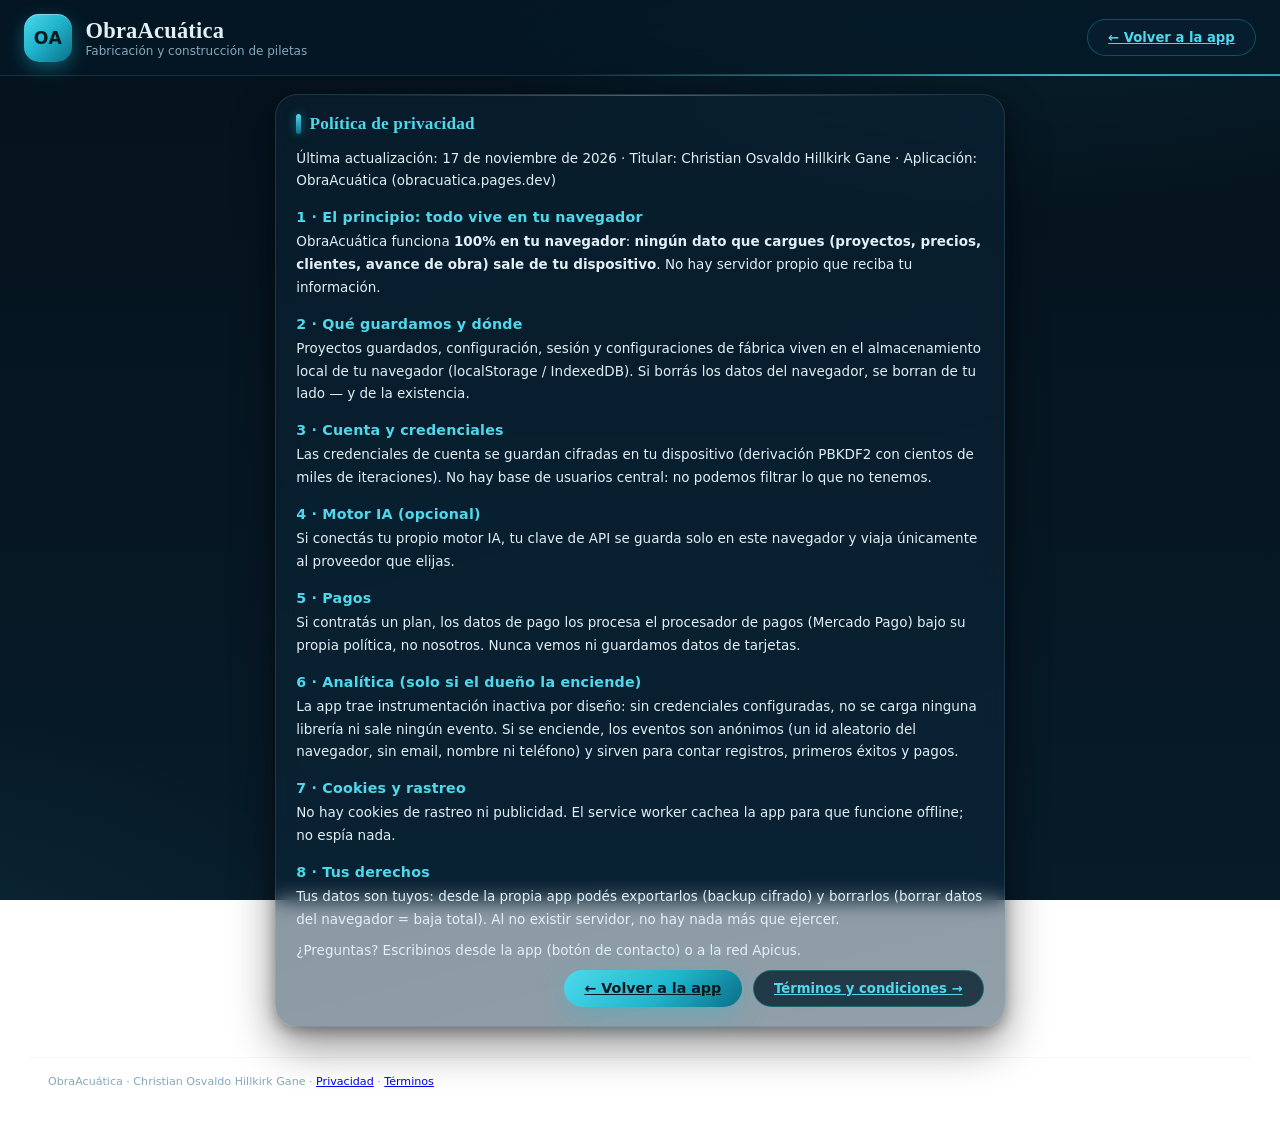
<file: privacidad.html>
<!DOCTYPE html>
<html lang="es-AR">
<head>
<meta charset="UTF-8">
<meta name="viewport" content="width=device-width, initial-scale=1.0">
<title>Política de privacidad — ObraAcuática</title>
<meta name="description" content="Política de privacidad de ObraAcuática: todo funciona 100% en tu navegador, ningún dato sale de tu dispositivo.">
<meta name="robots" content="noindex">
<meta name="theme-color" content="#1FB6CD">
<link rel="icon" type="image/svg+xml" href="icon.svg">
<link rel="icon" type="image/png" sizes="192x192" href="icon-192.png">
<link rel="stylesheet" href="styles.css?v=4.4">
</head>
<body data-app="obracuatica" class="legal-page">
<header class="topbar">
  <div class="brand">
    <div class="logo">OA</div>
    <div class="brand-txt">
      <h1>ObraAcuática</h1>
      <p>Fabricación y construcción de piletas</p>
    </div>
  </div>
  <div style="display:flex;gap:0.5rem;align-items:center">
    <a class="btn" href="index.html" rel="noopener">← Volver a la app</a>
  </div>
</header>

<main class="legal-main">
  <div class="card">
    <h2>Política de privacidad</h2>
    <p class="hint">Última actualización: 17 de noviembre de 2026 · Titular: Christian Osvaldo Hillkirk Gane · Aplicación: ObraAcuática (obracuatica.pages.dev)</p>

    <h3>1 · El principio: todo vive en tu navegador</h3>
    <p>ObraAcuática funciona <b>100% en tu navegador</b>: <b>ningún dato que cargues (proyectos, precios, clientes, avance de obra) sale de tu dispositivo</b>. No hay servidor propio que reciba tu información.</p>

    <h3>2 · Qué guardamos y dónde</h3>
    <p>Proyectos guardados, configuración, sesión y configuraciones de fábrica viven en el almacenamiento local de tu navegador (localStorage / IndexedDB). Si borrás los datos del navegador, se borran de tu lado — y de la existencia.</p>

    <h3>3 · Cuenta y credenciales</h3>
    <p>Las credenciales de cuenta se guardan cifradas en tu dispositivo (derivación PBKDF2 con cientos de miles de iteraciones). No hay base de usuarios central: no podemos filtrar lo que no tenemos.</p>

    <h3>4 · Motor IA (opcional)</h3>
    <p>Si conectás tu propio motor IA, tu clave de API se guarda solo en este navegador y viaja únicamente al proveedor que elijas.</p>

    <h3>5 · Pagos</h3>
    <p>Si contratás un plan, los datos de pago los procesa el procesador de pagos (Mercado Pago) bajo su propia política, no nosotros. Nunca vemos ni guardamos datos de tarjetas.</p>

    <h3>6 · Analítica (solo si el dueño la enciende)</h3>
    <p>La app trae instrumentación inactiva por diseño: sin credenciales configuradas, no se carga ninguna librería ni sale ningún evento. Si se enciende, los eventos son anónimos (un id aleatorio del navegador, sin email, nombre ni teléfono) y sirven para contar registros, primeros éxitos y pagos.</p>

    <h3>7 · Cookies y rastreo</h3>
    <p>No hay cookies de rastreo ni publicidad. El service worker cachea la app para que funcione offline; no espía nada.</p>

    <h3>8 · Tus derechos</h3>
    <p>Tus datos son tuyos: desde la propia app podés exportarlos (backup cifrado) y borrarlos (borrar datos del navegador = baja total). Al no existir servidor, no hay nada más que ejercer.</p>

    <p class="hint">¿Preguntas? Escribinos desde la app (botón de contacto) o a la red Apicus.</p>
    <div class="next-step"><a class="btn primary" href="index.html" rel="noopener">← Volver a la app</a> <a class="btn" href="terminos.html" rel="noopener">Términos y condiciones →</a></div>
  </div>
</main>

<footer>
  <p>ObraAcuática · Christian Osvaldo Hillkirk Gane · <a href="privacidad.html" rel="noopener">Privacidad</a> · <a href="terminos.html" rel="noopener">Términos</a></p>
</footer>
</body>
</html>
</file>
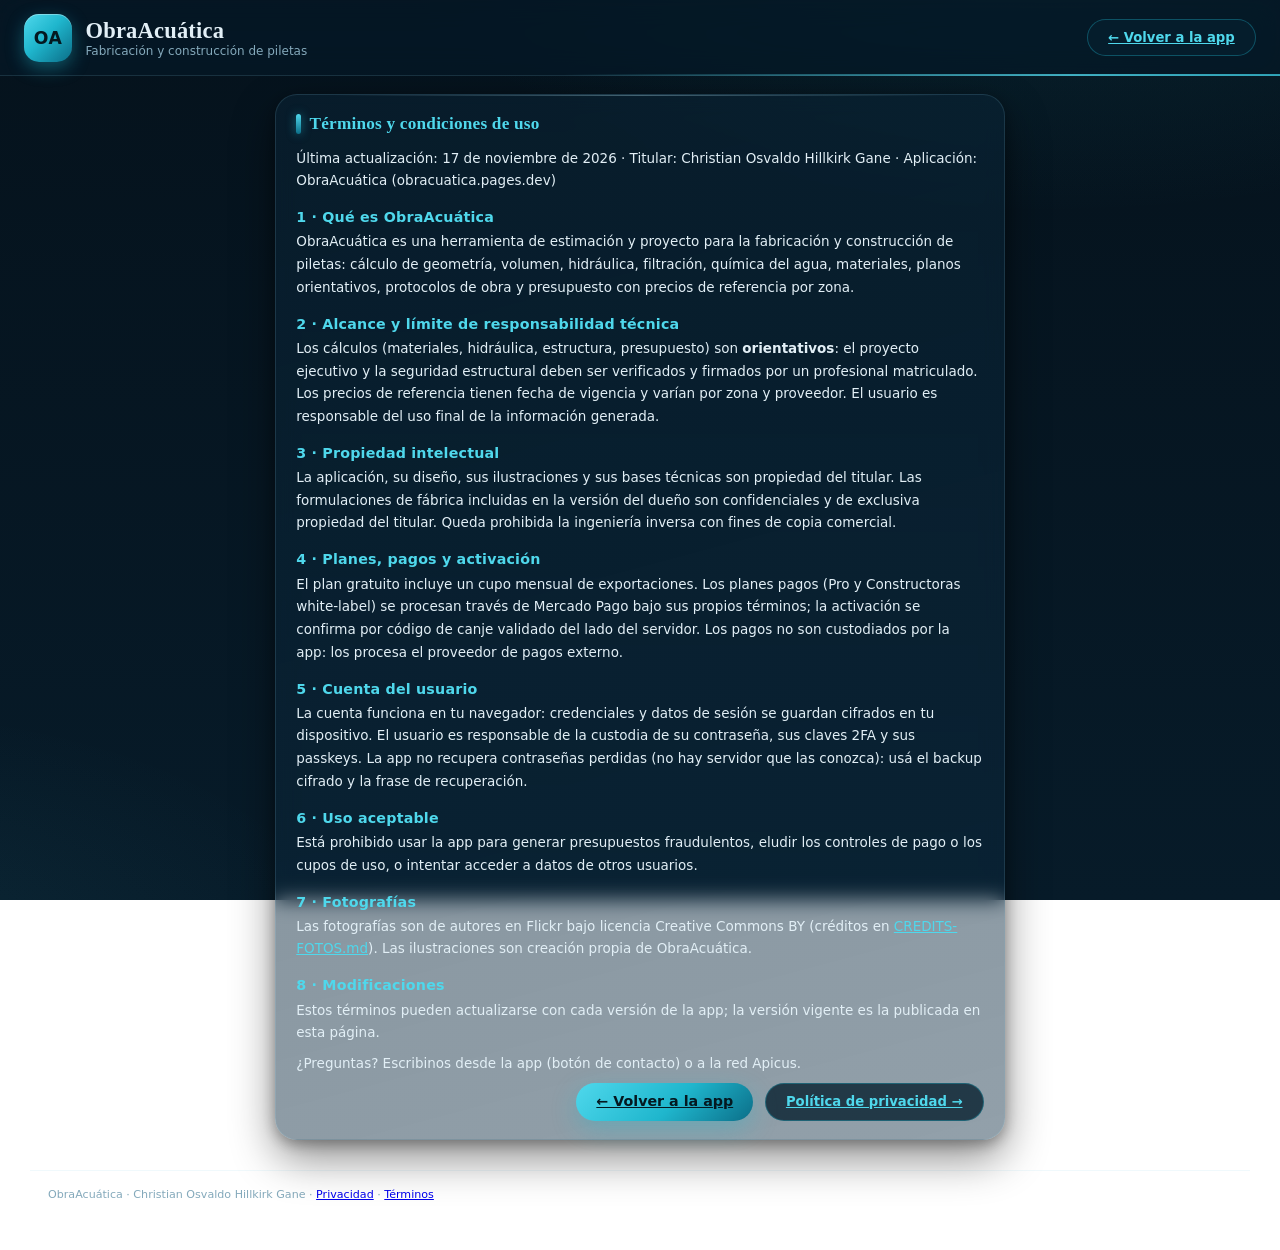
<file: terminos.html>
<!DOCTYPE html>
<html lang="es-AR">
<head>
<meta charset="UTF-8">
<meta name="viewport" content="width=device-width, initial-scale=1.0">
<title>Términos y condiciones de uso — ObraAcuática</title>
<meta name="description" content="Términos y condiciones de uso de ObraAcuática, la herramienta de estimación y proyecto para la construcción de piletas.">
<meta name="robots" content="noindex">
<meta name="theme-color" content="#1FB6CD">
<link rel="icon" type="image/svg+xml" href="icon.svg">
<link rel="icon" type="image/png" sizes="192x192" href="icon-192.png">
<link rel="stylesheet" href="styles.css?v=4.4">
</head>
<body data-app="obracuatica" class="legal-page">
<header class="topbar">
  <div class="brand">
    <div class="logo">OA</div>
    <div class="brand-txt">
      <h1>ObraAcuática</h1>
      <p>Fabricación y construcción de piletas</p>
    </div>
  </div>
  <div style="display:flex;gap:0.5rem;align-items:center">
    <a class="btn" href="index.html" rel="noopener">← Volver a la app</a>
  </div>
</header>

<main class="legal-main">
  <div class="card">
    <h2>Términos y condiciones de uso</h2>
    <p class="hint">Última actualización: 17 de noviembre de 2026 · Titular: Christian Osvaldo Hillkirk Gane · Aplicación: ObraAcuática (obracuatica.pages.dev)</p>

    <h3>1 · Qué es ObraAcuática</h3>
    <p>ObraAcuática es una herramienta de estimación y proyecto para la fabricación y construcción de piletas: cálculo de geometría, volumen, hidráulica, filtración, química del agua, materiales, planos orientativos, protocolos de obra y presupuesto con precios de referencia por zona.</p>

    <h3>2 · Alcance y límite de responsabilidad técnica</h3>
    <p>Los cálculos (materiales, hidráulica, estructura, presupuesto) son <b>orientativos</b>: el proyecto ejecutivo y la seguridad estructural deben ser verificados y firmados por un profesional matriculado. Los precios de referencia tienen fecha de vigencia y varían por zona y proveedor. El usuario es responsable del uso final de la información generada.</p>

    <h3>3 · Propiedad intelectual</h3>
    <p>La aplicación, su diseño, sus ilustraciones y sus bases técnicas son propiedad del titular. Las formulaciones de fábrica incluidas en la versión del dueño son confidenciales y de exclusiva propiedad del titular. Queda prohibida la ingeniería inversa con fines de copia comercial.</p>

    <h3>4 · Planes, pagos y activación</h3>
    <p>El plan gratuito incluye un cupo mensual de exportaciones. Los planes pagos (Pro y Constructoras white-label) se procesan través de Mercado Pago bajo sus propios términos; la activación se confirma por código de canje validado del lado del servidor. Los pagos no son custodiados por la app: los procesa el proveedor de pagos externo.</p>

    <h3>5 · Cuenta del usuario</h3>
    <p>La cuenta funciona en tu navegador: credenciales y datos de sesión se guardan cifrados en tu dispositivo. El usuario es responsable de la custodia de su contraseña, sus claves 2FA y sus passkeys. La app no recupera contraseñas perdidas (no hay servidor que las conozca): usá el backup cifrado y la frase de recuperación.</p>

    <h3>6 · Uso aceptable</h3>
    <p>Está prohibido usar la app para generar presupuestos fraudulentos, eludir los controles de pago o los cupos de uso, o intentar acceder a datos de otros usuarios.</p>

    <h3>7 · Fotografías</h3>
    <p>Las fotografías son de autores en Flickr bajo licencia Creative Commons BY (créditos en <a href="CREDITS-FOTOS.md" rel="noopener">CREDITS-FOTOS.md</a>). Las ilustraciones son creación propia de ObraAcuática.</p>

    <h3>8 · Modificaciones</h3>
    <p>Estos términos pueden actualizarse con cada versión de la app; la versión vigente es la publicada en esta página.</p>

    <p class="hint">¿Preguntas? Escribinos desde la app (botón de contacto) o a la red Apicus.</p>
    <div class="next-step"><a class="btn primary" href="index.html" rel="noopener">← Volver a la app</a> <a class="btn" href="privacidad.html" rel="noopener">Política de privacidad →</a></div>
  </div>
</main>

<footer>
  <p>ObraAcuática · Christian Osvaldo Hillkirk Gane · <a href="privacidad.html" rel="noopener">Privacidad</a> · <a href="terminos.html" rel="noopener">Términos</a></p>
</footer>
</body>
</html>
</file>
<file: styles.css>
/* ============================================================
   ObraAcuática — tema agua profunda · v5.0 diseño UI/UX
   Glassmorphism + animaciones suaves + bordes redondeados
   Paleta: profundo #05121C · aqua #1FB6CD · arena #E8DCC4
   ============================================================ */

:root {
  --bg: #05121C;
  --bg2: #071B29;
  --card: rgba(10, 36, 54, 0.55);
  --card2: rgba(13, 44, 66, 0.45);
  --glass-line: rgba(150, 210, 230, 0.14);
  --line: #143952;
  --aqua: #1FB6CD;
  --aqua-bright: #4FD8EC;
  --aqua-soft: rgba(31, 182, 205, 0.14);
  --aqua-line: rgba(31, 182, 205, 0.35);
  --gold: #D8B36A;
  --sand: #E8DCC4;
  --txt: #E2EFF6;
  --muted: #84A9BB;
  --ok: #3DDC97;
  --warn: #FFC857;
  --bad: #FF6B6B;
  --radius-l: 22px;
  --radius-m: 16px;
  --radius-s: 12px;
  --shadow-lg: 0 18px 44px rgba(0, 0, 0, 0.45), 0 4px 14px rgba(0, 0, 0, 0.3);
  --shadow-aqua: 0 12px 34px rgba(31, 182, 205, 0.22);
  --ease: cubic-bezier(0.22, 1, 0.36, 1);
  --font-display: "Fraunces", Georgia, "Times New Roman", serif;
  --font-body: "Inter", "Segoe UI", system-ui, -apple-system, Roboto, sans-serif;
  font-size: 15px;
}

* { box-sizing: border-box; margin: 0; padding: 0; }

html { scroll-behavior: smooth; }

body {
  font-family: var(--font-body);
  background:
    radial-gradient(1100px 520px at 82% -12%, rgba(31, 182, 205, 0.12), transparent 62%),
    radial-gradient(900px 460px at -12% 108%, rgba(79, 216, 236, 0.07), transparent 58%),
    linear-gradient(180deg, var(--bg) 0%, var(--bg2) 100%);
  background-attachment: fixed;
  color: var(--txt);
  min-height: 100vh;
  padding-bottom: 2rem;
  -webkit-font-smoothing: antialiased;
}

/* ---------- scrollbar ---------- */
::-webkit-scrollbar { width: 11px; height: 11px; }
::-webkit-scrollbar-track { background: #06151f; }
::-webkit-scrollbar-thumb {
  background: linear-gradient(180deg, #12455f, #0d3348);
  border-radius: 8px;
  border: 2px solid #06151f;
}
::-webkit-scrollbar-thumb:hover { background: linear-gradient(180deg, var(--aqua), #0E7A96); }

::selection { background: rgba(31, 182, 205, 0.35); color: #fff; }

/* ---------- header glass ---------- */
.topbar {
  display: flex;
  flex-wrap: wrap;
  gap: 1rem;
  align-items: center;
  justify-content: space-between;
  padding: 0.9rem 1.6rem;
  background: rgba(6, 24, 38, 0.72);
  backdrop-filter: blur(14px) saturate(1.25);
  -webkit-backdrop-filter: blur(14px) saturate(1.25);
  border-bottom: 1px solid var(--glass-line);
  position: sticky;
  top: 0;
  z-index: 20;
}

/* línea de agua animada bajo el header */
.topbar::after {
  content: "";
  position: absolute;
  left: 0; right: 0; bottom: -1px;
  height: 2px;
  background: linear-gradient(90deg,
    transparent 0%, rgba(31, 182, 205, 0) 20%,
    rgba(79, 216, 236, 0.9) 38%,
    rgba(31, 182, 205, 0.9) 55%,
    rgba(31, 182, 205, 0) 78%, transparent 100%);
  background-size: 220% 100%;
  animation: waterline 7s linear infinite;
  opacity: 0.85;
}

@keyframes waterline {
  0% { background-position: 130% 0; }
  100% { background-position: -130% 0; }
}

.brand { display: flex; align-items: center; gap: 0.9rem; }

.logo {
  width: 48px; height: 48px;
  border-radius: 15px;
  background: linear-gradient(135deg, var(--aqua-bright) 0%, var(--aqua) 45%, #0B6E88 100%);
  display: flex; align-items: center; justify-content: center;
  font-weight: 800; font-size: 1.15rem; color: #041820;
  letter-spacing: 0.5px;
  box-shadow: 0 6px 18px rgba(31, 182, 205, 0.4), inset 0 1px 0 rgba(255, 255, 255, 0.35);
  transition: transform 0.35s var(--ease), box-shadow 0.35s var(--ease);
}

.brand:hover .logo {
  transform: rotate(-6deg) scale(1.06);
  box-shadow: 0 8px 24px rgba(31, 182, 205, 0.55), inset 0 1px 0 rgba(255, 255, 255, 0.4);
}

.brand-txt h1 {
  font-family: var(--font-display);
  font-weight: 900;
  font-size: 1.5rem;
  letter-spacing: 0.2px;
}
.brand-txt p { color: var(--muted); font-size: 0.8rem; }

.tabs {
  display: flex;
  flex-wrap: wrap;
  gap: 0.85rem;
  align-items: flex-end;
}

.tab-group {
  display: flex;
  flex-direction: column;
  gap: 0.25rem;
}

.tg-label {
  font-size: 0.58rem;
  letter-spacing: 2.2px;
  text-transform: uppercase;
  color: var(--gold);
  font-weight: 800;
  padding-left: 0.3rem;
}

.tg-btns { display: flex; flex-wrap: wrap; gap: 0.4rem; }

.tabs button {
  background: rgba(255, 255, 255, 0.03);
  border: 1px solid transparent;
  color: var(--muted);
  padding: 0.5rem 0.9rem;
  border-radius: 999px;
  cursor: pointer;
  font-size: 0.83rem;
  font-weight: 600;
  font-family: inherit;
  transition: all 0.25s var(--ease);
  position: relative;
  overflow: hidden;
}

.tabs button:hover {
  color: var(--txt);
  background: rgba(31, 182, 205, 0.1);
  transform: translateY(-1px);
}

.tabs button.active {
  background: linear-gradient(135deg, rgba(31, 182, 205, 0.22), rgba(31, 182, 205, 0.08));
  border-color: var(--aqua-line);
  color: var(--aqua-bright);
  box-shadow: 0 4px 16px rgba(31, 182, 205, 0.22);
}

/* ---------- layout ---------- */
main { max-width: 1220px; margin: 1.4rem auto; padding: 0 1.2rem; }

.tab-panel { display: none; }
.tab-panel.active { display: block; animation: panelIn 0.45s var(--ease); }

@keyframes panelIn {
  from { opacity: 0; transform: translateY(14px) scale(0.995); }
  to { opacity: 1; transform: none; }
}

.grid-2 {
  display: grid;
  grid-template-columns: repeat(auto-fit, minmax(340px, 1fr));
  gap: 1.1rem;
  margin-bottom: 1.1rem;
}

/* ---------- cards glass ---------- */
.card {
  background: linear-gradient(165deg, var(--card) 0%, var(--card2) 100%);
  backdrop-filter: blur(10px);
  -webkit-backdrop-filter: blur(10px);
  border: 1px solid var(--glass-line);
  border-radius: var(--radius-l);
  padding: 1.25rem 1.35rem;
  box-shadow: var(--shadow-lg);
  margin-bottom: 1.1rem;
  position: relative;
  transition: border-color 0.3s var(--ease), transform 0.3s var(--ease), box-shadow 0.3s var(--ease);
  animation: cardIn 0.5s var(--ease) backwards;
}

.card:nth-child(1) { animation-delay: 0.03s; }
.card:nth-child(2) { animation-delay: 0.09s; }
.card:nth-child(3) { animation-delay: 0.15s; }
.card:nth-child(4) { animation-delay: 0.21s; }
.card:nth-child(5) { animation-delay: 0.27s; }

@keyframes cardIn {
  from { opacity: 0; transform: translateY(16px); }
  to { opacity: 1; transform: none; }
}

.card:hover {
  border-color: rgba(31, 182, 205, 0.28);
  transform: translateY(-2px);
  box-shadow: 0 20px 50px rgba(0, 0, 0, 0.5), 0 6px 22px rgba(31, 182, 205, 0.1);
}

/* brillo superior sutil */
.card::before {
  content: "";
  position: absolute;
  top: 0; left: 8%; right: 8%;
  height: 1px;
  background: linear-gradient(90deg, transparent, rgba(180, 230, 245, 0.35), transparent);
  pointer-events: none;
}

.card h2 {
  font-family: var(--font-display);
  font-size: 1.15rem;
  font-weight: 700;
  color: var(--aqua-bright);
  margin-bottom: 0.85rem;
  display: flex;
  align-items: center;
  gap: 0.55rem;
  letter-spacing: 0.2px;
}

.card h2::before {
  content: "";
  width: 5px; height: 20px;
  border-radius: 4px;
  background: linear-gradient(180deg, var(--aqua-bright), #0B6E88);
  box-shadow: 0 0 10px rgba(31, 182, 205, 0.55);
}

.hint { color: var(--muted); font-size: 0.82rem; line-height: 1.55; margin-bottom: 0.95rem; }
.disclaimer { border-left: 3px solid var(--warn); padding-left: 0.7rem; border-radius: 2px; }

/* ---------- forms ---------- */
.form-row {
  display: flex;
  flex-wrap: wrap;
  gap: 0.9rem;
  margin-bottom: 0.95rem;
}

.form-row label {
  flex: 1 1 150px;
  display: flex;
  flex-direction: column;
  gap: 0.4rem;
  font-size: 0.82rem;
  color: var(--muted);
  font-weight: 600;
}

.unit { color: var(--aqua); font-size: 0.72rem; font-weight: 700; }

input[type="number"], select {
  background: rgba(4, 20, 31, 0.65);
  border: 1px solid var(--line);
  color: var(--txt);
  border-radius: var(--radius-s);
  padding: 0.58rem 0.75rem;
  font-size: 0.95rem;
  font-family: inherit;
  width: 100%;
  transition: border-color 0.22s var(--ease), box-shadow 0.22s var(--ease), background 0.22s var(--ease);
}

input[type="number"]:hover, select:hover { border-color: #1e5474; }

input[type="number"]:focus, select:focus {
  outline: none;
  border-color: var(--aqua);
  background: rgba(4, 22, 34, 0.9);
  box-shadow: 0 0 0 4px rgba(31, 182, 205, 0.16), 0 4px 14px rgba(31, 182, 205, 0.12);
}

select {
  appearance: none;
  background-image: linear-gradient(45deg, transparent 50%, var(--aqua) 50%), linear-gradient(135deg, var(--aqua) 50%, transparent 50%);
  background-position: calc(100% - 18px) 55%, calc(100% - 13px) 55%;
  background-size: 5px 5px;
  background-repeat: no-repeat;
  padding-right: 2rem;
  cursor: pointer;
}

input[readonly] { opacity: 0.75; background: rgba(3, 14, 22, 0.8); }

.form-row .chk { flex-direction: row; align-items: center; flex-wrap: wrap; }
.form-row .chk input[type="checkbox"] { width: 18px; height: 18px; accent-color: var(--aqua); cursor: pointer; transition: transform 0.18s var(--ease); }
.form-row .chk input[type="checkbox"]:hover { transform: scale(1.18); }
.form-row .chk.big { font-size: 0.92rem; color: var(--txt); }

/* ---------- type cards ---------- */
.type-grid {
  display: grid;
  grid-template-columns: repeat(auto-fill, minmax(230px, 1fr));
  gap: 0.75rem;
}

.type-card {
  background: rgba(7, 32, 47, 0.6);
  border: 1.5px solid var(--line);
  border-radius: var(--radius-m);
  padding: 0.95rem;
  cursor: pointer;
  transition: all 0.28s var(--ease);
  position: relative;
  overflow: hidden;
}

.type-card::after {
  content: "";
  position: absolute;
  inset: 0;
  background: radial-gradient(220px 120px at 85% -10%, rgba(31, 182, 205, 0.14), transparent 70%);
  opacity: 0;
  transition: opacity 0.3s var(--ease);
  pointer-events: none;
}

.type-card:hover {
  transform: translateY(-4px);
  border-color: var(--aqua-line);
  box-shadow: 0 14px 30px rgba(0, 0, 0, 0.4), 0 6px 18px rgba(31, 182, 205, 0.14);
}

.type-card:hover::after { opacity: 1; }
.type-card:hover .tc-icon { transform: scale(1.18) rotate(-5deg); }

.type-card .tc-icon { font-size: 1.6rem; margin-bottom: 0.4rem; transition: transform 0.3s var(--ease); display: inline-block; }
.type-card .tc-name { font-weight: 700; font-size: 0.9rem; margin-bottom: 0.3rem; color: var(--txt); }
.type-card .tc-desc { color: var(--muted); font-size: 0.75rem; line-height: 1.5; }
.type-card .tc-time { margin-top: 0.5rem; font-size: 0.72rem; color: var(--aqua); font-weight: 700; }

.type-card.selected {
  border-color: var(--aqua);
  background: linear-gradient(165deg, rgba(31, 182, 205, 0.16), rgba(7, 32, 47, 0.7));
  box-shadow: 0 0 0 3px rgba(31, 182, 205, 0.18), 0 12px 28px rgba(31, 182, 205, 0.16);
  transform: translateY(-2px);
}

.type-card.selected .tc-icon { animation: popIn 0.45s var(--ease); }

@keyframes popIn {
  0% { transform: scale(0.6); }
  60% { transform: scale(1.28); }
  100% { transform: scale(1); }
}

/* ---------- KPIs ---------- */
.kpi-grid {
  display: grid;
  grid-template-columns: repeat(auto-fill, minmax(160px, 1fr));
  gap: 0.75rem;
  margin-bottom: 0.95rem;
}

.tab-panel.active .kpi {
  animation: kpiIn 0.5s var(--ease) backwards;
}
.tab-panel.active .kpi:nth-child(1) { animation-delay: 0.05s; }
.tab-panel.active .kpi:nth-child(2) { animation-delay: 0.1s; }
.tab-panel.active .kpi:nth-child(3) { animation-delay: 0.15s; }
.tab-panel.active .kpi:nth-child(4) { animation-delay: 0.2s; }
.tab-panel.active .kpi:nth-child(5) { animation-delay: 0.25s; }
.tab-panel.active .kpi:nth-child(6) { animation-delay: 0.3s; }
.tab-panel.active .kpi:nth-child(7) { animation-delay: 0.35s; }
.tab-panel.active .kpi:nth-child(8) { animation-delay: 0.4s; }

@keyframes kpiIn {
  from { opacity: 0; transform: translateY(10px) scale(0.97); }
  to { opacity: 1; transform: none; }
}

.kpi {
  background: linear-gradient(165deg, rgba(7, 32, 47, 0.75), rgba(6, 26, 40, 0.55));
  border: 1px solid var(--line);
  border-radius: var(--radius-m);
  padding: 0.8rem 0.9rem;
  transition: all 0.25s var(--ease);
}

.kpi:hover {
  transform: translateY(-3px);
  border-color: var(--aqua-line);
  box-shadow: 0 10px 24px rgba(0, 0, 0, 0.35), 0 4px 14px rgba(31, 182, 205, 0.12);
}

.kpi .k-label { font-size: 0.71rem; color: var(--muted); font-weight: 700; text-transform: uppercase; letter-spacing: 0.5px; }
.kpi .k-value { font-size: 1.38rem; font-weight: 800; color: var(--txt); margin: 0.18rem 0; letter-spacing: 0.3px; }
.kpi .k-sub { font-size: 0.7rem; color: var(--muted); line-height: 1.45; }
.kpi.hl {
  border-color: var(--aqua-line);
  background: linear-gradient(165deg, rgba(31, 182, 205, 0.15), rgba(7, 32, 47, 0.7));
}
.kpi.hl .k-value { color: var(--aqua-bright); text-shadow: 0 0 18px rgba(31, 182, 205, 0.45); }

/* ---------- tables ---------- */
.table-wrap { overflow-x: auto; border-radius: var(--radius-s); }

table { width: 100%; border-collapse: collapse; font-size: 0.84rem; }

th {
  text-align: left;
  padding: 0.6rem 0.65rem;
  color: var(--aqua-bright);
  font-size: 0.73rem;
  text-transform: uppercase;
  letter-spacing: 0.6px;
  border-bottom: 1.5px solid var(--aqua-line);
  white-space: nowrap;
  background: rgba(31, 182, 205, 0.05);
}

td {
  padding: 0.58rem 0.65rem;
  border-bottom: 1px solid rgba(20, 57, 82, 0.6);
  vertical-align: top;
  line-height: 1.5;
  transition: background 0.18s ease;
}

tbody tr { transition: background 0.2s var(--ease); }
tbody tr:hover td { background: rgba(31, 182, 205, 0.055); }

td input[type="number"] {
  padding: 0.32rem 0.5rem;
  font-size: 0.84rem;
  min-width: 90px;
  border-radius: 9px;
}

.tag {
  display: inline-block;
  padding: 0.14rem 0.58rem;
  border-radius: 999px;
  font-size: 0.7rem;
  font-weight: 700;
  white-space: nowrap;
}
.tag.ok { background: rgba(61, 220, 151, 0.13); color: var(--ok); }
.tag.warn { background: rgba(255, 200, 87, 0.13); color: var(--warn); }
.tag.bad { background: rgba(255, 107, 107, 0.13); color: var(--bad); }
.tag.aqua { background: var(--aqua-soft); color: var(--aqua-bright); }

/* ---------- protocol steps ---------- */
.step-list { list-style: none; counter-reset: step; }

.tab-panel.active .step-list li { animation: kpiIn 0.45s var(--ease) backwards; }
.tab-panel.active .step-list li:nth-child(1) { animation-delay: 0.04s; }
.tab-panel.active .step-list li:nth-child(2) { animation-delay: 0.08s; }
.tab-panel.active .step-list li:nth-child(3) { animation-delay: 0.12s; }
.tab-panel.active .step-list li:nth-child(4) { animation-delay: 0.16s; }
.tab-panel.active .step-list li:nth-child(5) { animation-delay: 0.2s; }
.tab-panel.active .step-list li:nth-child(6) { animation-delay: 0.24s; }
.tab-panel.active .step-list li:nth-child(7) { animation-delay: 0.28s; }
.tab-panel.active .step-list li:nth-child(8) { animation-delay: 0.32s; }

.step-list li {
  counter-increment: step;
  position: relative;
  padding: 0.7rem 0.7rem 0.7rem 3.2rem;
  border: 1px solid var(--line);
  border-radius: var(--radius-m);
  margin-bottom: 0.6rem;
  background: rgba(7, 32, 47, 0.6);
  font-size: 0.87rem;
  line-height: 1.55;
  transition: all 0.25s var(--ease);
}

.step-list li:hover {
  border-color: var(--aqua-line);
  transform: translateX(4px);
  background: rgba(10, 40, 58, 0.75);
}

.step-list li::before {
  content: counter(step);
  position: absolute;
  left: 0.72rem; top: 0.66rem;
  width: 1.9rem; height: 1.9rem;
  border-radius: 50%;
  background: linear-gradient(135deg, var(--aqua-bright), #0B6E88);
  color: #041820;
  font-weight: 800;
  font-size: 0.85rem;
  display: flex;
  align-items: center;
  justify-content: center;
  box-shadow: 0 4px 10px rgba(31, 182, 205, 0.35);
  transition: transform 0.25s var(--ease);
}

.step-list li:hover::before { transform: scale(1.12) rotate(-6deg); }

.step-list .cn {
  display: block;
  margin-top: 0.4rem;
  font-size: 0.76rem;
  color: var(--warn);
  border-left: 2px solid var(--warn);
  padding-left: 0.6rem;
  border-radius: 2px;
}

.step-list .cn b { color: var(--warn); }

/* ---------- misc ---------- */
.warn {
  background: rgba(255, 200, 87, 0.08);
  border: 1px solid rgba(255, 200, 87, 0.4);
  color: var(--warn);
  border-radius: var(--radius-s);
  padding: 0.7rem 0.85rem;
  font-size: 0.82rem;
  line-height: 1.55;
  animation: kpiIn 0.4s var(--ease);
}

.sub-box {
  border: 1px dashed var(--aqua-line);
  border-radius: var(--radius-m);
  padding: 0.9rem;
  background: rgba(31, 182, 205, 0.045);
}

.schema {
  font-family: Consolas, "Courier New", monospace;
  font-size: 0.8rem;
  line-height: 1.75;
  color: var(--muted);
  white-space: pre;
  overflow-x: auto;
  background: rgba(3, 14, 22, 0.85);
  border: 1px solid var(--line);
  border-radius: var(--radius-m);
  padding: 1.05rem;
  transition: border-color 0.25s var(--ease);
}

.schema:hover { border-color: var(--aqua-line); }
.schema .hl { color: var(--aqua-bright); font-weight: 700; }

.breakdown { font-size: 0.84rem; color: var(--muted); line-height: 1.65; }
.breakdown b { color: var(--txt); }
.breakdown .row {
  display: flex; justify-content: space-between; gap: 1rem;
  border-bottom: 1px dashed rgba(20, 57, 82, 0.8);
  padding: 0.34rem 0.2rem;
  border-radius: 6px;
  transition: background 0.2s var(--ease), padding-left 0.2s var(--ease);
}
.breakdown .row:hover { background: rgba(31, 182, 205, 0.05); padding-left: 0.55rem; }

/* ---------- botones ---------- */
.btn {
  background: rgba(7, 32, 47, 0.8);
  border: 1.5px solid var(--aqua-line);
  color: var(--aqua-bright);
  font-weight: 700;
  font-size: 0.88rem;
  font-family: inherit;
  padding: 0.68rem 1.35rem;
  border-radius: 999px;
  cursor: pointer;
  transition: all 0.25s var(--ease);
  position: relative;
  overflow: hidden;
}

.btn:hover {
  background: rgba(31, 182, 205, 0.14);
  transform: translateY(-2px);
  box-shadow: 0 8px 20px rgba(31, 182, 205, 0.25);
  border-color: var(--aqua);
}

.btn:active { transform: translateY(0) scale(0.97); }

.btn.primary {
  background: linear-gradient(135deg, var(--aqua-bright), var(--aqua) 55%, #0B6E88);
  color: #041820;
  border: none;
  font-size: 0.95rem;
  box-shadow: 0 8px 24px rgba(31, 182, 205, 0.35);
}

.btn.primary::after {
  content: "";
  position: absolute;
  top: 0; left: -80%;
  width: 55%; height: 100%;
  background: linear-gradient(105deg, transparent, rgba(255, 255, 255, 0.5), transparent);
  transform: skewX(-22deg);
  transition: left 0.55s var(--ease);
}

.btn.primary:hover::after { left: 130%; }
.btn.primary:hover { box-shadow: 0 12px 32px rgba(31, 182, 205, 0.5); }

.next-step {
  display: flex; gap: 0.75rem; justify-content: flex-end; margin-top: 0.5rem;
  flex-wrap: wrap;
}

/* ---------- total bar ---------- */
.total-bar {
  display: flex;
  flex-wrap: wrap;
  gap: 1rem;
  align-items: center;
  justify-content: space-between;
  background: linear-gradient(135deg, rgba(31, 182, 205, 0.16), rgba(31, 182, 205, 0.03));
  border: 1.5px solid var(--aqua-line);
  border-radius: var(--radius-l);
  padding: 1rem 1.3rem;
  margin-top: 1.1rem;
  backdrop-filter: blur(8px);
  box-shadow: var(--shadow-aqua);
}

.total-bar .t-label { font-size: 0.78rem; color: var(--muted); text-transform: uppercase; letter-spacing: 0.6px; }
.total-bar .t-value {
  font-size: 1.6rem; font-weight: 800; color: var(--aqua-bright);
  text-shadow: 0 0 22px rgba(31, 182, 205, 0.4);
}

/* ---------- química ---------- */
.chem-action {
  border: 1px solid var(--line);
  border-left: 3px solid var(--aqua);
  border-radius: var(--radius-m);
  background: rgba(7, 32, 47, 0.65);
  padding: 0.8rem 0.95rem;
  margin-bottom: 0.6rem;
  font-size: 0.86rem;
  line-height: 1.6;
  animation: kpiIn 0.4s var(--ease) backwards;
}

.chem-action:nth-child(2) { animation-delay: 0.06s; }
.chem-action:nth-child(3) { animation-delay: 0.12s; }
.chem-action:nth-child(4) { animation-delay: 0.18s; }
.chem-action:nth-child(5) { animation-delay: 0.24s; }

.chem-action:hover { border-color: var(--aqua-line); border-left-width: 3px; }
.chem-action .ca-title { font-weight: 700; color: var(--aqua-bright); margin-bottom: 0.25rem; }
.chem-action.ok { border-left-color: var(--ok); }
.chem-action.warn { border-left-color: var(--warn); }
.chem-action.bad { border-left-color: var(--bad); }

.formula-detail { font-size: 0.86rem; }
.formula-detail .fd-head { color: var(--txt); font-weight: 700; margin-bottom: 0.4rem; }
.formula-detail .fd-note { color: var(--muted); font-size: 0.79rem; line-height: 1.55; margin-top: 0.55rem; }

/* ---------- chips ---------- */
.chip-grid { display: flex; flex-wrap: wrap; gap: 0.6rem; }

.chip {
  display: inline-flex;
  align-items: center;
  gap: 0.45rem;
  background: rgba(7, 32, 47, 0.7);
  border: 1.5px solid var(--line);
  border-radius: 999px;
  color: var(--txt);
  font-size: 0.8rem;
  font-weight: 600;
  padding: 0.48rem 0.9rem;
  cursor: pointer;
  transition: all 0.22s var(--ease);
  font-family: inherit;
}

.chip:hover {
  border-color: var(--aqua-line);
  transform: translateY(-2px);
  box-shadow: 0 8px 18px rgba(0, 0, 0, 0.3);
}

.chip.on {
  background: linear-gradient(135deg, rgba(31, 182, 205, 0.25), rgba(7, 32, 47, 0.8));
  border-color: var(--aqua);
  box-shadow: 0 0 0 3px rgba(31, 182, 205, 0.16), 0 8px 20px rgba(31, 182, 205, 0.18);
  animation: chipPop 0.35s var(--ease);
}

@keyframes chipPop {
  0% { transform: scale(0.94); }
  55% { transform: scale(1.05); }
  100% { transform: scale(1); }
}

.chip.on::after { content: "✓"; color: var(--aqua-bright); font-weight: 800; }
.chip .ch-ic { font-size: 1.05rem; }
.chip .ch-tx { max-width: 300px; }

/* ---------- plano (estilos en bloque blueprint más abajo) ---------- */

.hidden { display: none !important; }

/* ---------- footer ---------- */
footer {
  max-width: 1220px;
  margin: 1.6rem auto 0;
  padding: 1rem 1.2rem;
  border-top: 1px solid var(--glass-line);
  color: var(--muted);
  font-size: 0.74rem;
  line-height: 1.65;
}

/* ---------- accesibilidad: menos movimiento ---------- */
@media (prefers-reduced-motion: reduce) {
  *, *::before, *::after {
    animation-duration: 0.01ms !important;
    animation-iteration-count: 1 !important;
    transition-duration: 0.01ms !important;
  }
  html { scroll-behavior: auto; }
}

/* ---------- responsive ---------- */
@media (max-width: 720px) {
  .topbar { padding: 0.7rem 0.9rem; }
  .tabs { justify-content: flex-start; }
  .tabs button { font-size: 0.76rem; padding: 0.42rem 0.7rem; }
  .card { padding: 1rem; border-radius: var(--radius-m); }
  .type-grid { grid-template-columns: 1fr; }
}

/* prueba 375px (estándar a11y: el diseño se prueba a 375px antes de publicar) */
@media (max-width: 390px) {
  .topbar { flex-wrap: wrap; gap: 0.5rem; }
  .tabs { gap: 0.3rem; }
  .tabs button { font-size: 0.68rem; padding: 0.4rem 0.62rem; letter-spacing: 0; min-height: 40px; display: inline-flex; align-items: center; }
  .tab-group .tg-label { font-size: 0.58rem; }
  .landing { padding: 2.6rem 0.9rem 2rem; }
  .landing-title { font-size: 1.62rem; line-height: 1.22; }
  .landing-sub { font-size: 0.85rem; }
  .landing-cta { flex-direction: column; gap: 0.6rem; }
  .landing-cta .btn.big { width: 100%; }
  .landing-stats { gap: 1.1rem; }
  .landing-stats b { font-size: 1.25rem; }
  .roles-grid { grid-template-columns: 1fr; }
  .role-scene { height: 74px; }
  .role-card { padding: 0.9rem 0.7rem; }
  .rc-desc { font-size: 0.72rem; }
  .kpi-grid { grid-template-columns: repeat(2, minmax(0, 1fr)); }
  .fill-scene { max-width: 300px; }
  .empty-ill { width: 170px; height: 72px; }
  .form-row { flex-direction: column; align-items: stretch; }
  .legal-main { padding: 0 0.7rem; }
}

/* ---------- hero illustration ---------- */
.hero-card {
  display: flex;
  gap: 1.4rem;
  align-items: stretch;
  padding: 1.1rem;
  overflow: hidden;
  background:
    radial-gradient(600px 200px at 85% -20%, rgba(31, 182, 205, 0.1), transparent 65%),
    linear-gradient(165deg, var(--card) 0%, var(--card2) 100%);
}

.hero-art {
  flex: 0 0 46%;
  min-width: 280px;
  border-radius: var(--radius-m);
  overflow: hidden;
  border: 1px solid var(--glass-line);
  box-shadow: 0 10px 26px rgba(0, 0, 0, 0.35);
  transition: transform 0.35s var(--ease), box-shadow 0.35s var(--ease);
  background: #fff;
}

.hero-card:hover .hero-art {
  transform: scale(1.015) rotate(-0.3deg);
  box-shadow: 0 14px 34px rgba(0, 0, 0, 0.42), 0 6px 18px rgba(31, 182, 205, 0.18);
}

.hero-info {
  flex: 1;
  display: flex;
  flex-direction: column;
  justify-content: center;
  gap: 0.5rem;
  min-width: 220px;
}

.hero-kicker {
  font-size: 0.72rem;
  letter-spacing: 3px;
  text-transform: uppercase;
  color: var(--aqua);
  font-weight: 800;
}

.hero-info h2 { font-size: 1.7rem; margin-bottom: 0.15rem; }
.hero-desc { color: var(--muted); font-size: 0.92rem; line-height: 1.6; max-width: 480px; }
.hero-meta { display: flex; gap: 0.5rem; flex-wrap: wrap; margin-top: 0.35rem; }

/* ---------- thumbnails en tarjetas de tipo ---------- */
.tc-art {
  border-radius: 12px;
  overflow: hidden;
  border: 1px solid rgba(20, 57, 82, 0.7);
  margin-bottom: 0.55rem;
  background: #fff;
  transition: transform 0.3s var(--ease);
}

.type-card:hover .tc-art { transform: scale(1.03); }
.type-card.selected .tc-art {
  border-color: var(--aqua-line);
  box-shadow: 0 6px 16px rgba(31, 182, 205, 0.22);
}

.tc-head { display: flex; align-items: center; gap: 0.45rem; margin-bottom: 0.3rem; flex-wrap: wrap; }
.tc-head .tc-icon { font-size: 1.25rem; }

/* ---------- papel blueprint en planos ---------- */
.plano-wrap {
  background-color: #fdfcf7;
  background-image:
    linear-gradient(rgba(31, 120, 180, 0.07) 1px, transparent 1px),
    linear-gradient(90deg, rgba(31, 120, 180, 0.07) 1px, transparent 1px),
    linear-gradient(rgba(31, 120, 180, 0.05) 1px, transparent 1px),
    linear-gradient(90deg, rgba(31, 120, 180, 0.05) 1px, transparent 1px);
  background-size: 120px 120px, 120px 120px, 24px 24px, 24px 24px;
  border-radius: var(--radius-m);
  border: 1px solid var(--line);
  padding: 14px;
  overflow-x: auto;
  margin-bottom: 0.7rem;
  box-shadow: inset 0 0 0 1px rgba(255, 255, 255, 0.6), 0 10px 26px rgba(0, 0, 0, 0.3);
}

@media (max-width: 720px) {
  .hero-card { flex-direction: column; }
  .hero-art { min-width: 0; }
}

/* ---------- obra: progreso, gantt, checklist ---------- */
.progress-track {
  position: relative;
  background: rgba(7, 32, 47, 0.8);
  border: 1px solid var(--line);
  border-radius: 999px;
  height: 30px;
  overflow: hidden;
}

.progress-fill {
  height: 100%;
  background: linear-gradient(90deg, var(--aqua), #0d7c93);
  border-radius: 999px;
  box-shadow: 0 0 18px rgba(31, 182, 205, 0.5);
  transition: width 0.6s var(--ease);
  position: relative;
}

.progress-fill::after {
  content: "";
  position: absolute;
  inset: 0;
  background: linear-gradient(105deg, transparent 30%, rgba(255, 255, 255, 0.35) 50%, transparent 70%);
  background-size: 200% 100%;
  animation: waterline 3.5s linear infinite;
}

.progress-label {
  position: absolute;
  inset: 0;
  display: flex;
  align-items: center;
  justify-content: center;
  font-size: 0.8rem;
  font-weight: 700;
  color: var(--txt);
  text-shadow: 0 1px 3px rgba(0, 0, 0, 0.5);
}

.gantt { margin: 0.5rem 0 0.9rem; overflow-x: auto; }

.gantt-head {
  display: grid;
  grid-template-columns: 210px 1fr;
  gap: 0.6rem;
  margin-bottom: 0.4rem;
}

.gantt-head .g-week {
  font-size: 0.68rem;
  color: var(--muted);
  text-align: center;
  border-left: 1px dashed var(--line);
}

.gantt-row {
  display: grid;
  grid-template-columns: 210px 1fr;
  gap: 0.6rem;
  margin-bottom: 0.55rem;
  align-items: center;
}

.g-label { font-size: 0.8rem; color: var(--txt); font-weight: 600; }
.g-label small { color: var(--muted); font-weight: 500; }

.g-track {
  position: relative;
  height: 30px;
  background:
    repeating-linear-gradient(90deg, rgba(20, 57, 82, 0.35) 0 1px, transparent 1px 12.5%),
    rgba(7, 32, 47, 0.55);
  border-radius: 8px;
  border: 1px solid var(--line);
}

.g-bar {
  position: absolute;
  top: 4px; bottom: 4px;
  border-radius: 7px;
  overflow: hidden;
  min-width: 14px;
  transition: all 0.4s var(--ease);
}

.g-done {
  height: 100%;
  background: rgba(255, 255, 255, 0.45);
  backdrop-filter: blur(1px);
}

.phase-pre      { background: linear-gradient(90deg, #35586e, #27455a); }
.phase-struct   { background: linear-gradient(90deg, #0f7d95, #0a5c73); }
.phase-water    { background: linear-gradient(90deg, #18a8c4, #1187a3); }
.phase-install  { background: linear-gradient(90deg, #e8a13c, #c77f1f); }
.phase-startup  { background: linear-gradient(90deg, #3ecf8e, #2aa672); }

.phase-title {
  color: var(--aqua-bright);
  font-size: 0.9rem;
  margin: 1.1rem 0 0.6rem;
  letter-spacing: 0.3px;
}

.obra-list { list-style: none; }

.obra-list li {
  display: flex;
  gap: 0.7rem;
  align-items: flex-start;
  padding: 0.6rem 0.7rem;
  border: 1px solid var(--line);
  border-radius: var(--radius-s);
  margin-bottom: 0.5rem;
  background: rgba(7, 32, 47, 0.55);
  transition: all 0.25s var(--ease);
}

.obra-list li:hover { border-color: var(--aqua-line); }

.obra-list li.done {
  background: linear-gradient(165deg, rgba(61, 220, 151, 0.09), rgba(7, 32, 47, 0.6));
  border-color: rgba(61, 220, 151, 0.35);
}

.obra-list li.done .ob-step { color: var(--muted); text-decoration: line-through; text-decoration-color: rgba(61, 220, 151, 0.6); }

.ob-check { display: flex; gap: 0.6rem; align-items: flex-start; cursor: pointer; flex: 1; }
.ob-check input[type="checkbox"] { width: 18px; height: 18px; margin-top: 2px; accent-color: var(--ok); cursor: pointer; flex-shrink: 0; }

.ob-step { font-size: 0.85rem; line-height: 1.5; }
.ob-step .cn {
  display: block;
  margin-top: 0.3rem;
  font-size: 0.74rem;
  color: var(--warn);
  border-left: 2px solid var(--warn);
  padding-left: 0.5rem;
}

.ob-date { font-size: 0.72rem; color: var(--ok); white-space: nowrap; font-weight: 700; }

/* ---------- modo cliente: oculta costos ---------- */
.client-mode .price-col { display: none; }
.client-mode #paymentPlan .kpi .k-sub { color: var(--aqua-bright); }

/* ---------- proveedores: botón celda + modal ---------- */
.prov-btn {
  background: rgba(31, 182, 205, 0.08);
  border: 1px solid var(--aqua-line);
  color: var(--aqua-bright);
  font-size: 0.76rem;
  font-weight: 700;
  font-family: inherit;
  padding: 0.35rem 0.7rem;
  border-radius: 999px;
  cursor: pointer;
  white-space: nowrap;
  transition: all 0.2s var(--ease);
}

.prov-btn:hover {
  background: rgba(31, 182, 205, 0.2);
  transform: translateY(-1px);
  box-shadow: 0 4px 12px rgba(31, 182, 205, 0.2);
}

.prov-modal {
  position: fixed;
  inset: 0;
  background: rgba(3, 12, 20, 0.72);
  backdrop-filter: blur(6px);
  z-index: 100;
  display: flex;
  align-items: center;
  justify-content: center;
  padding: 1.2rem;
  animation: panelIn 0.3s var(--ease);
}

.prov-box {
  background: linear-gradient(165deg, rgba(10, 36, 54, 0.97), rgba(7, 27, 41, 0.97));
  border: 1px solid var(--aqua-line);
  border-radius: var(--radius-l);
  box-shadow: var(--shadow-aqua), var(--shadow-lg);
  max-width: 640px;
  width: 100%;
  max-height: 86vh;
  overflow-y: auto;
  padding: 1.4rem 1.5rem;
  position: relative;
}

.prov-box h3 { color: var(--txt); font-size: 1.05rem; margin-bottom: 0.3rem; padding-right: 2rem; }
.prov-box h3 .aqua { color: var(--aqua-bright); }
.prov-zone { color: var(--muted); font-size: 0.8rem; margin-bottom: 1rem; }

.prov-close {
  position: absolute;
  top: 0.9rem; right: 0.9rem;
  background: rgba(255, 255, 255, 0.06);
  border: 1px solid var(--line);
  color: var(--muted);
  width: 32px; height: 32px;
  border-radius: 50%;
  cursor: pointer;
  font-size: 0.9rem;
  transition: all 0.2s ease;
}

.prov-close:hover { color: var(--bad); border-color: var(--bad); transform: rotate(90deg); }

.prov-sec {
  border: 1px solid var(--line);
  border-radius: var(--radius-m);
  padding: 0.9rem;
  margin-bottom: 0.9rem;
  background: rgba(7, 32, 47, 0.5);
}

.prov-sec h4 {
  color: var(--aqua-bright);
  font-size: 0.82rem;
  text-transform: uppercase;
  letter-spacing: 0.6px;
  margin-bottom: 0.6rem;
}

.prov-row {
  display: flex;
  justify-content: space-between;
  align-items: center;
  gap: 0.8rem;
  padding: 0.5rem 0.2rem;
  border-bottom: 1px dashed rgba(20, 57, 82, 0.8);
  font-size: 0.84rem;
  line-height: 1.5;
}

.prov-row:last-of-type { border-bottom: none; }
.prov-empty { color: var(--muted); font-size: 0.8rem; margin-bottom: 0.7rem; line-height: 1.5; }

.btn.mini {
  padding: 0.28rem 0.7rem;
  font-size: 0.74rem;
  border-radius: 999px;
  display: inline-block;
  text-decoration: none;
  margin-left: 0.3rem;
}

.btn.mini.danger { border-color: rgba(255, 107, 107, 0.4); color: var(--bad); }
.btn.mini.danger:hover { background: rgba(255, 107, 107, 0.12); }

/* ---------- asistente IA ---------- */
.ia-head { display: flex; justify-content: space-between; align-items: flex-start; gap: 1rem; flex-wrap: wrap; margin-bottom: 0.9rem; }

.ia-status {
  font-size: 0.75rem;
  font-weight: 800;
  padding: 0.4rem 0.9rem;
  border-radius: 999px;
  border: 1px solid var(--line);
  color: var(--muted);
  white-space: nowrap;
}

.ia-status.on { color: var(--ok); border-color: rgba(61, 220, 151, 0.4); background: rgba(61, 220, 151, 0.08); animation: pulseGlow 2.4s ease infinite; }

@keyframes pulseGlow {
  0%, 100% { box-shadow: 0 0 0 0 rgba(61, 220, 151, 0.25); }
  50% { box-shadow: 0 0 0 6px rgba(61, 220, 151, 0.05); }
}

.chat-box {
  background: rgba(4, 18, 28, 0.6);
  border: 1px solid var(--line);
  border-radius: var(--radius-m);
  padding: 1rem;
  min-height: 260px;
  max-height: 420px;
  overflow-y: auto;
  display: flex;
  flex-direction: column;
  gap: 0.7rem;
}

.msg { max-width: 86%; padding: 0.7rem 0.95rem; border-radius: 16px; font-size: 0.87rem; line-height: 1.6; animation: kpiIn 0.3s var(--ease); }

.msg.user {
  align-self: flex-end;
  background: linear-gradient(135deg, var(--aqua-bright), var(--aqua));
  color: #041820;
  font-weight: 600;
  border-bottom-right-radius: 4px;
  box-shadow: 0 4px 14px rgba(31, 182, 205, 0.3);
}

.msg.bot {
  align-self: flex-start;
  background: rgba(7, 32, 47, 0.9);
  border: 1px solid var(--line);
  border-bottom-left-radius: 4px;
}

.msg.bot table { font-size: 0.78rem; margin: 0.5rem 0; }
.msg.bot th, .msg.bot td { padding: 0.3rem 0.45rem; }
.msg .src { display: block; margin-top: 0.4rem; font-size: 0.68rem; color: var(--muted); }

.msg.typing { align-self: flex-start; background: rgba(7, 32, 47, 0.9); border: 1px solid var(--line); }

.typing-dots { display: inline-flex; gap: 5px; padding: 0.2rem 0; }
.typing-dots span {
  width: 7px; height: 7px; border-radius: 50%;
  background: var(--aqua);
  animation: bounce 1.2s infinite;
}
.typing-dots span:nth-child(2) { animation-delay: 0.15s; }
.typing-dots span:nth-child(3) { animation-delay: 0.3s; }

@keyframes bounce {
  0%, 60%, 100% { transform: translateY(0); opacity: 0.5; }
  30% { transform: translateY(-5px); opacity: 1; }
}

/* ---------- cuenta / seguridad ---------- */
.user-chip {
  display: flex;
  align-items: center;
  gap: 0.55rem;
  margin-left: 0.6rem;
  padding: 0.3rem 0.6rem 0.3rem 0.35rem;
  border: 1px solid var(--aqua-line);
  border-radius: 999px;
  background: rgba(31, 182, 205, 0.08);
}

.uc-avatar {
  width: 30px; height: 30px;
  border-radius: 50%;
  background: linear-gradient(135deg, var(--aqua-bright), #0B6E88);
  color: #041820;
  font-weight: 800;
  display: flex; align-items: center; justify-content: center;
  font-size: 0.85rem;
}

.uc-info { display: flex; flex-direction: column; line-height: 1.15; }
.uc-info b { font-size: 0.78rem; }
.uc-info small { font-size: 0.62rem; color: var(--muted); }

.secret-box {
  background: rgba(3, 14, 22, 0.9);
  border: 1px dashed var(--aqua-line);
  border-radius: var(--radius-s);
  color: var(--aqua-bright);
  font-family: Consolas, monospace;
  font-size: 1.05rem;
  letter-spacing: 2px;
  padding: 0.7rem 0.9rem;
  text-align: center;
  user-select: all;
  margin: 0.3rem 0;
  word-break: break-all;
}

/* ---------- tira horizontal de tipos (compacta) ---------- */
.type-strip {
  display: flex;
  align-items: center;
  gap: 0.55rem;
}

.ts-scroll {
  display: flex;
  gap: 0.55rem;
  overflow-x: auto;
  scroll-snap-type: x proximity;
  padding: 4px 2px 8px;
  scrollbar-width: thin;
}

.ts-scroll::-webkit-scrollbar { height: 6px; }
.ts-scroll::-webkit-scrollbar-thumb { background: var(--line); border-radius: 6px; }

.ts-card {
  position: relative;
  flex: 0 0 128px;
  height: 86px;
  border-radius: 13px;
  overflow: hidden;
  border: 2px solid var(--line);
  cursor: pointer;
  padding: 0;
  background: #07202F;
  scroll-snap-align: start;
  transition: all 0.22s var(--ease);
  font-family: inherit;
}

.ts-card img {
  width: 100%;
  height: 100%;
  object-fit: cover;
  display: block;
  transition: transform 0.45s var(--ease);
}

.ts-card:hover img { transform: scale(1.1); }

.ts-card .ts-emoji {
  position: absolute;
  inset: 0;
  display: flex;
  align-items: center;
  justify-content: center;
  font-size: 1.8rem;
}

.ts-name {
  position: absolute;
  left: 0; right: 0; bottom: 0;
  padding: 0.75rem 0.35rem 0.28rem;
  font-size: 0.68rem;
  font-weight: 800;
  color: #fff;
  background: linear-gradient(180deg, transparent, rgba(3, 12, 20, 0.9));
  white-space: nowrap;
  overflow: hidden;
  text-overflow: ellipsis;
  text-shadow: 0 1px 3px rgba(0, 0, 0, 0.7);
}

.ts-exotic {
  position: absolute;
  top: 5px; right: 7px;
  color: var(--gold);
  font-size: 0.7rem;
  text-shadow: 0 1px 3px #000;
}

.ts-card.selected {
  border-color: var(--aqua);
  box-shadow: 0 0 0 3px rgba(31, 182, 205, 0.25), 0 6px 16px rgba(31, 182, 205, 0.25);
}

.ts-card.selected::after {
  content: "✓";
  position: absolute;
  top: 4px; left: 6px;
  width: 17px; height: 17px;
  border-radius: 50%;
  background: linear-gradient(135deg, var(--aqua-bright), var(--aqua));
  color: #041820;
  font-size: 0.68rem;
  font-weight: 900;
  display: flex;
  align-items: center;
  justify-content: center;
}

.ts-arrow {
  flex: 0 0 34px;
  height: 34px;
  border-radius: 50%;
  border: 1.5px solid var(--aqua-line);
  background: rgba(31, 182, 205, 0.08);
  color: var(--aqua-bright);
  font-size: 1.2rem;
  font-weight: 800;
  cursor: pointer;
  transition: all 0.2s var(--ease);
}

.ts-arrow:hover { background: rgba(31, 182, 205, 0.22); transform: scale(1.08); }

/* ---------- LANDING HERO premium ---------- */
.landing {
  position: relative;
  min-height: 56vh;
  display: flex;
  align-items: center;
  border-radius: var(--radius-l);
  overflow: hidden;
  margin-bottom: 1.1rem;
  border: 1px solid var(--glass-line);
  box-shadow: var(--shadow-lg);
}

.landing-bg {
  position: absolute;
  inset: 0;
  background-image: url("img/hero.jpg");
  background-size: cover;
  background-position: center;
  transform: scale(1.05);
  animation: heroZoom 22s var(--ease) infinite alternate;
  transition: background-image 0.6s ease;
}

@keyframes heroZoom {
  from { transform: scale(1.04); }
  to { transform: scale(1.13) translate(-1.5%, -1%); }
}

.landing-overlay {
  position: absolute;
  inset: 0;
  background:
    linear-gradient(100deg, rgba(3, 12, 20, 0.92) 0%, rgba(4, 18, 30, 0.68) 42%, rgba(6, 26, 40, 0.18) 100%),
    linear-gradient(0deg, rgba(3, 12, 20, 0.55) 0%, transparent 45%);
}

.landing-content {
  position: relative;
  z-index: 2;
  padding: 2.2rem 2.4rem;
  max-width: 680px;
}

.landing-kicker {
  font-size: 0.72rem;
  letter-spacing: 4px;
  text-transform: uppercase;
  color: var(--gold);
  font-weight: 700;
  margin-bottom: 1rem;
}

.landing-title {
  font-family: var(--font-display);
  font-weight: 900;
  font-size: clamp(2.1rem, 4.6vw, 3.6rem);
  line-height: 1.06;
  color: #fff;
  margin-bottom: 1.1rem;
  text-shadow: 0 4px 30px rgba(0, 0, 0, 0.5);
}

.landing-title em {
  color: var(--aqua-bright);
  font-style: italic;
}

.landing-sub {
  color: rgba(226, 239, 246, 0.88);
  font-size: 0.98rem;
  line-height: 1.65;
  max-width: 540px;
  margin-bottom: 1.6rem;
  text-shadow: 0 2px 12px rgba(0, 0, 0, 0.5);
}

.landing-cta { display: flex; gap: 0.8rem; flex-wrap: wrap; margin-bottom: 1.8rem; }

.btn.big { padding: 0.9rem 1.7rem; font-size: 1rem; }

.btn.ghost {
  background: rgba(255, 255, 255, 0.08);
  border: 1.5px solid rgba(255, 255, 255, 0.4);
  color: #fff;
  backdrop-filter: blur(6px);
}

.btn.ghost:hover { background: rgba(255, 255, 255, 0.16); box-shadow: 0 10px 28px rgba(0, 0, 0, 0.4); }

.landing-stats { display: flex; gap: 2.2rem; flex-wrap: wrap; }

.landing-stats div { display: flex; flex-direction: column; }

.landing-stats b {
  font-family: var(--font-display);
  font-size: 2rem;
  font-weight: 900;
  color: #fff;
  line-height: 1;
}

.landing-stats span {
  font-size: 0.68rem;
  text-transform: uppercase;
  letter-spacing: 1.6px;
  color: rgba(226, 239, 246, 0.65);
  margin-top: 0.3rem;
}

@media (max-width: 720px) {
  .landing { min-height: 66vh; }
  .landing-content { padding: 2rem 1.4rem; }
  .landing-stats { gap: 1.4rem; }
}

/* ---------- tarjetas de tipo con FOTO ---------- */
.type-card {
  padding: 0;
  display: flex;
  flex-direction: column;
  overflow: hidden;
}

.tc-photo {
  position: relative;
  aspect-ratio: 16 / 10;
  overflow: hidden;
  background: #07202F;
}

.tc-photo img {
  width: 100%;
  height: 100%;
  object-fit: cover;
  transition: transform 0.6s var(--ease), filter 0.4s ease;
  display: block;
}

.type-card:hover .tc-photo img { transform: scale(1.08); }

.tc-photo-veil {
  position: absolute;
  inset: 0;
  background: linear-gradient(180deg, rgba(4, 18, 30, 0.05) 30%, rgba(4, 18, 30, 0.88) 100%);
  pointer-events: none;
}

.type-card.selected .tc-photo::after {
  content: "✓ tu elección";
  position: absolute;
  top: 10px; left: 10px;
  background: linear-gradient(135deg, var(--aqua-bright), var(--aqua));
  color: #041820;
  font-size: 0.68rem;
  font-weight: 800;
  padding: 0.28rem 0.7rem;
  border-radius: 999px;
  box-shadow: 0 4px 14px rgba(31, 182, 205, 0.5);
  z-index: 2;
}

.type-card .tc-head,
.type-card .tc-desc,
.type-card .tc-time { margin-left: 0.9rem; margin-right: 0.9rem; }

.type-card .tc-head { margin-top: -1.9rem; position: relative; z-index: 2; }
.type-card .tc-desc { margin-top: 0.35rem; margin-bottom: 0.45rem; }
.type-card .tc-time { margin-bottom: 0.9rem; }

/* ---------- hero card con foto ---------- */
.hero-art { position: relative; }

.hero-art img {
  width: 100%;
  height: 100%;
  object-fit: cover;
  display: block;
  min-height: 200px;
}

.hero-photo-veil {
  position: absolute;
  inset: 0;
  background: linear-gradient(200deg, transparent 40%, rgba(5, 18, 28, 0.75) 100%);
  pointer-events: none;
}

.hero-info h2 {
  font-family: var(--font-display);
  font-weight: 900;
  font-size: 1.9rem;
  letter-spacing: 0;
}

/* ---------- planes ---------- */
.planes-grid {
  display: grid;
  grid-template-columns: repeat(auto-fit, minmax(260px, 1fr));
  gap: 1rem;
  margin-bottom: 0.6rem;
}

.plan-card {
  position: relative;
  border: 1.5px solid var(--line);
  border-radius: var(--radius-l);
  background: linear-gradient(165deg, rgba(7, 32, 47, 0.75), rgba(6, 26, 40, 0.5));
  padding: 1.5rem 1.3rem;
  display: flex;
  flex-direction: column;
  gap: 0.7rem;
  transition: all 0.3s var(--ease);
}

.plan-card:hover { transform: translateY(-4px); border-color: var(--aqua-line); box-shadow: 0 14px 34px rgba(0, 0, 0, 0.4); }

.plan-card.featured {
  border-color: var(--aqua);
  background: linear-gradient(165deg, rgba(31, 182, 205, 0.14), rgba(7, 32, 47, 0.8));
  box-shadow: var(--shadow-aqua);
}

.plan-badge {
  position: absolute;
  top: -11px; left: 50%;
  transform: translateX(-50%);
  background: linear-gradient(135deg, var(--aqua-bright), var(--aqua));
  color: #041820;
  font-size: 0.64rem;
  font-weight: 800;
  letter-spacing: 2px;
  padding: 0.28rem 0.9rem;
  border-radius: 999px;
  white-space: nowrap;
}

.plan-name {
  font-family: var(--font-display);
  font-size: 1.5rem;
  font-weight: 900;
  text-align: center;
  line-height: 1.1;
}

.plan-name small { font-size: 0.75rem; font-family: var(--font-body); color: var(--muted); font-weight: 600; }

.plan-price {
  text-align: center;
  font-size: 1.9rem;
  font-weight: 800;
  color: var(--aqua-bright);
}

.plan-price span { font-size: 0.8rem; color: var(--muted); font-weight: 600; }
.plan-price small { display: block; font-size: 0.66rem; color: var(--muted); font-weight: 500; margin-top: 0.2rem; }

.plan-card ul { list-style: none; flex: 1; }

.plan-card li {
  font-size: 0.82rem;
  padding: 0.32rem 0;
  border-bottom: 1px dashed rgba(20, 57, 82, 0.7);
  line-height: 1.45;
}

.plan-card .btn { justify-self: center; text-align: center; text-decoration: none; }

details {
  border: 1px solid var(--line);
  border-radius: var(--radius-s);
  padding: 0.8rem 1rem;
  margin-bottom: 0.6rem;
  background: rgba(7, 32, 47, 0.5);
}

details summary {
  cursor: pointer;
  font-weight: 700;
  color: var(--aqua-bright);
  font-size: 0.88rem;
}

details[open] summary { margin-bottom: 0.5rem; }

/* ---------- selector de roles ---------- */
.roles { margin-bottom: 1.4rem; }

.roles-title { text-align: center; margin-bottom: 1.1rem; }

.roles-title h2 {
  font-family: var(--font-display);
  font-size: 1.8rem;
  font-weight: 900;
  color: var(--txt);
}

.roles-title p { color: var(--muted); font-size: 0.88rem; margin-top: 0.25rem; }

.roles-grid {
  display: grid;
  grid-template-columns: repeat(auto-fit, minmax(240px, 1fr));
  gap: 1rem;
}

.role-card {
  position: relative;
  background: linear-gradient(165deg, rgba(7, 32, 47, 0.8), rgba(6, 26, 40, 0.55));
  border: 1.5px solid var(--line);
  border-radius: var(--radius-l);
  padding: 1.1rem 1rem;
  cursor: pointer;
  font-family: inherit;
  color: var(--txt);
  text-align: center;
  transition: all 0.3s var(--ease);
  display: flex;
  flex-direction: column;
  gap: 0.3rem;
  align-items: center;
}

.role-card:hover { transform: translateY(-5px); border-color: var(--aqua-line); box-shadow: 0 16px 36px rgba(0, 0, 0, 0.45); }

.role-card.featured {
  border-color: var(--aqua);
  background: linear-gradient(165deg, rgba(31, 182, 205, 0.15), rgba(7, 32, 47, 0.85));
  box-shadow: var(--shadow-aqua);
}

.rc-badge {
  position: absolute;
  top: -11px; left: 50%;
  transform: translateX(-50%);
  background: linear-gradient(135deg, var(--aqua-bright), var(--aqua));
  color: #041820;
  font-size: 0.6rem;
  font-weight: 800;
  letter-spacing: 1.8px;
  padding: 0.26rem 0.8rem;
  border-radius: 999px;
  white-space: nowrap;
}

.rc-icon { font-size: 1.7rem; }

/* ---------- escenas hero animadas por tipo de usuario (estándar §7.1-5) ---------- */
.role-scene {
  display: block;
  width: 100%;
  max-width: 260px;
  height: 86px;
  margin: 0 auto;
}
.role-card .rc-icon { margin-top: -0.3rem; }

/* escena cliente: sol que respira, agua que ondula, flotador que cabcea */
.rs-sun { animation: rsPulse 3.6s ease-in-out infinite; transform-origin: 216px 24px; }
.rs-ray { animation: rsRay 3.6s ease-in-out infinite; }
.rs-ray2, .rs-ray3 { animation-delay: 0.45s; }
.rs-ray4 { animation-delay: 0.9s; }
.rs-water { animation: rsDrift 5s linear infinite; }
.rs-float { animation: rsBob 4.2s ease-in-out infinite; }
@keyframes rsPulse { 0%, 100% { transform: scale(1); opacity: 0.95; } 50% { transform: scale(1.12); opacity: 1; } }
@keyframes rsRay { 0%, 100% { opacity: 0.35; } 50% { opacity: 0.9; } }
@keyframes rsDrift { from { transform: translateX(0); } to { transform: translateX(-44px); } }
@keyframes rsBob { 0%, 100% { transform: translateY(0); } 50% { transform: translateY(2.6px); } }

/* escena pro: el plano se dibuja, las cotas aparecen, la grúa trabaja */
.rs-draw-pool { animation: rsDraw 3.2s ease-in-out infinite; }
.rs-draw-dims { animation: rsFadeIn 3.2s ease-in-out infinite; animation-delay: 1.1s; opacity: 0; }
.rs-draw-cross { animation: rsFadeIn 3.2s ease-in-out infinite; animation-delay: 1.6s; opacity: 0; }
.rs-crane-arm { animation: rsCrane 2.4s ease-in-out infinite; transform-origin: 236px 28px; }
@keyframes rsDraw { 0% { stroke-dashoffset: 340; } 38%, 82% { stroke-dashoffset: 0; } 100% { stroke-dashoffset: 0; opacity: 0.4; } }
@keyframes rsFadeIn { 0%, 30% { opacity: 0; } 45%, 85% { opacity: 1; } 100% { opacity: 0.35; } }
@keyframes rsCrane { 0%, 100% { transform: rotate(-8deg); } 50% { transform: rotate(14deg); } }

/* escena proveedor: camioneta en camino, ruedas girando, checklist que se tilda */
.rs-truck { animation: rsHaul 3.4s ease-in-out infinite; }
.rs-wheel { animation: rsSpin 1.1s linear infinite; transform-box: fill-box; transform-origin: center; }
.rs-check { opacity: 0; animation: rsTick 4.2s ease-out infinite; }
.rs-check2 { animation-delay: 0.5s; }
.rs-check3 { animation-delay: 1s; }
.rs-checklist { animation: rsFadeSlide 4.2s ease-out infinite; }
@keyframes rsHaul { 0%, 100% { transform: translateX(0); } 50% { transform: translateX(7px); } }
@keyframes rsSpin { from { transform: rotate(0deg); } to { transform: rotate(360deg); } }
@keyframes rsTick { 0%, 18% { opacity: 0; } 26%, 88% { opacity: 1; } 100% { opacity: 0; } }
@keyframes rsFadeSlide { 0% { opacity: 0.4; } 20% { opacity: 1; } 100% { opacity: 1; } }

/* ---------- momento firma: la pileta se llena (estándar §7.1-9) ---------- */
.fill-scene { max-width: 380px; margin: 0 auto 0.9rem; }
.fill-scene svg { width: 100%; height: auto; display: block; }
.fs-rise { animation: fsRise 1.5s cubic-bezier(0.22, 1, 0.36, 1) both; }
.fs-wave-g { animation: fsWave 3.2s linear infinite; }
.fs-bub { animation: fsBub 2.8s ease-in infinite; }
.fs-bub2 { animation-delay: 0.9s; }
.fs-bub3 { animation-delay: 1.7s; }
.fs-vol { animation: fsVolIn 0.9s ease-out 0.9s both; }
@keyframes fsRise { from { transform: translateY(84px); } to { transform: translateY(0); } }
@keyframes fsWave { from { transform: translateX(0); } to { transform: translateX(-52px); } }
@keyframes fsBub { 0% { transform: translateY(0); opacity: 0; } 18% { opacity: 0.8; } 100% { transform: translateY(-58px); opacity: 0; } }
@keyframes fsVolIn { from { opacity: 0; transform: translateY(7px); } to { opacity: 1; transform: translateY(0); } }

/* ---------- páginas legales servibles (términos / privacidad) ---------- */
.legal-main { max-width: 760px; margin: 1.2rem auto 2rem; padding: 0 1rem; }
.legal-main h3 { color: var(--aqua-bright); margin: 1.15rem 0 0.35rem; font-size: 0.95rem; letter-spacing: 0.2px; }
.legal-main p { color: var(--txt); font-size: 0.9rem; line-height: 1.68; margin-bottom: 0.55rem; }
.legal-main a { color: var(--aqua-bright); }

/* ---------- vacíos ilustrados (estándar §7.1-6: el vacío con arte + salida) ---------- */
.empty-state {
  display: flex;
  flex-direction: column;
  align-items: center;
  gap: 0.55rem;
  text-align: center;
  padding: 0.9rem 0.6rem 0.4rem;
  color: var(--muted);
  font-size: 0.84rem;
  line-height: 1.5;
  max-width: 560px;
  margin: 0 auto;
}
.empty-state p { margin: 0; }
.empty-ill { width: 200px; height: 84px; }
.es-plus { animation: esPulse 2.6s ease-in-out infinite; transform-origin: 153px 44px; }
.es-dash { animation: esDash 2.2s linear infinite; }
@keyframes esPulse { 0%, 100% { transform: scale(1); opacity: 0.9; } 50% { transform: scale(1.1); opacity: 1; } }
@keyframes esDash { to { stroke-dashoffset: -16; } }

.rc-name { font-family: var(--font-display); font-size: 1.1rem; font-weight: 900; }
.rc-desc { color: var(--muted); font-size: 0.74rem; line-height: 1.45; display: -webkit-box; -webkit-line-clamp: 2; -webkit-box-orient: vertical; overflow: hidden; }
.rc-cta { color: var(--aqua-bright); font-weight: 700; font-size: 0.8rem; margin-top: 0.2rem; }

/* área cliente */
.cl-questions li {
  padding: 0.55rem 0.6rem;
  border: 1px solid var(--line);
  border-radius: var(--radius-s);
  margin-bottom: 0.5rem;
  font-size: 0.87rem;
  line-height: 1.5;
  background: rgba(7, 32, 47, 0.55);
  transition: all 0.25s var(--ease);
}

.cl-questions li:hover { border-color: var(--aqua-line); transform: translateX(4px); }

input[type="range"] {
  width: 100%;
  accent-color: var(--aqua);
  height: 28px;
  cursor: pointer;
}

/* área proveedor */
.offer-row {
  display: flex;
  justify-content: space-between;
  align-items: center;
  gap: 0.8rem;
  padding: 0.6rem 0.2rem;
  border-bottom: 1px dashed rgba(20, 57, 82, 0.8);
  font-size: 0.85rem;
  line-height: 1.5;
}

.offer-row:last-of-type { border-bottom: none; }

/* ---------- paleta de color de agua ---------- */
.color-grid {
  display: grid;
  grid-template-columns: minmax(260px, 380px) 1fr;
  gap: 1.2rem;
  align-items: start;
}

.agua-mock { border-radius: 14px; overflow: hidden; border: 1px solid var(--line); }

.swatch-row { display: flex; gap: 0.7rem; flex-wrap: wrap; }

.swatch {
  display: flex;
  flex-direction: column;
  align-items: center;
  gap: 0.3rem;
  width: 92px;
}

.sw-chip {
  width: 54px; height: 54px;
  border-radius: 14px;
  border: 2px solid rgba(255, 255, 255, 0.25);
  box-shadow: 0 4px 12px rgba(0, 0, 0, 0.3);
  transition: transform 0.22s var(--ease);
}

.swatch:hover .sw-chip { transform: scale(1.12) rotate(-3deg); }

.sw-name { font-size: 0.66rem; color: var(--muted); text-align: center; line-height: 1.3; }

.color-tips { list-style: none; margin-top: 0.8rem; }

.color-tips li {
  font-size: 0.8rem;
  color: var(--muted);
  line-height: 1.5;
  padding: 0.3rem 0 0.3rem 1.3rem;
  position: relative;
}

.color-tips li::before { content: "💧"; position: absolute; left: 0; }

@media (max-width: 720px) { .color-grid { grid-template-columns: 1fr; } }

/* ---------- ENTERPRISE: command palette ---------- */
.cmd-palette {
  position: fixed;
  inset: 0;
  background: rgba(3, 12, 20, 0.7);
  backdrop-filter: blur(8px);
  z-index: 300;
  display: flex;
  align-items: flex-start;
  justify-content: center;
  padding-top: 15vh;
  animation: panelIn 0.2s var(--ease);
}

.cmd-box {
  background: linear-gradient(165deg, rgba(10, 36, 54, 0.98), rgba(7, 27, 41, 0.98));
  border: 1px solid var(--aqua-line);
  border-radius: 18px;
  box-shadow: 0 24px 60px rgba(0, 0, 0, 0.5), 0 8px 24px rgba(31, 182, 205, 0.2);
  max-width: 580px;
  width: 92%;
  overflow: hidden;
}

.cmd-input {
  width: 100%;
  padding: 1rem 1.3rem;
  font-size: 1.05rem;
  background: transparent;
  border: none;
  border-bottom: 1px solid var(--line);
  color: var(--txt);
  outline: none;
  font-family: inherit;
}

.cmd-input::placeholder { color: var(--muted); }

.cmd-list { max-height: 320px; overflow-y: auto; padding: 0.4rem; }

.cmd-item {
  display: flex;
  justify-content: space-between;
  align-items: center;
  padding: 0.6rem 0.9rem;
  border-radius: 10px;
  cursor: pointer;
  font-size: 0.88rem;
  color: var(--txt);
  transition: background 0.15s ease;
}

.cmd-item:hover, .cmd-item.sel {
  background: rgba(31, 182, 205, 0.12);
  color: var(--aqua-bright);
}

.cmd-hint { font-size: 0.72rem; color: var(--muted); }

.cmd-empty { padding: 1.2rem; text-align: center; color: var(--muted); font-size: 0.85rem; }

.cmd-footer {
  padding: 0.5rem 1rem;
  border-top: 1px solid var(--line);
  font-size: 0.7rem;
  color: var(--muted);
  text-align: center;
}

/* ---------- theme light overrides ---------- */
body.theme-light { --bg: #f5f3ee; --bg2: #ecebe4; }

body.theme-light .landing-overlay {
  background: linear-gradient(100deg, rgba(255,255,255,0.85) 0%, rgba(255,255,255,0.5) 50%, rgba(255,255,255,0.1) 100%) !important;
}

body.theme-light .plano-wrap { background-color: #fff; }

/* ---------- skip link (WCAG) ---------- */
#skipLink:focus { left: 0 !important; }

/* ---------- kbd shortcut display ---------- */
kbd {
  background: rgba(0, 0, 0, 0.2);
  border: 1px solid var(--line);
  border-radius: 6px;
  padding: 0.15rem 0.5rem;
  font-family: Consolas, monospace;
  font-size: 0.8rem;
  color: var(--txt);
}

/* ---------- FÁBRICA: publicidad rústica ---------- */
.fabrica-landing {
  margin-bottom: 1.2rem;
  border: 2px dashed rgba(216, 179, 106, 0.35);
  border-radius: var(--radius-l);
  padding: 1.4rem 1.2rem;
  background:
    radial-gradient(600px 200px at 70% -10%, rgba(216, 179, 106, 0.06), transparent 70%),
    linear-gradient(165deg, rgba(10, 36, 54, 0.5), rgba(6, 26, 40, 0.4));
}

.fabrica-header { text-align: center; margin-bottom: 1rem; }

.fabrica-header h2 {
  font-family: var(--font-display);
  font-size: 1.5rem;
  font-weight: 900;
  color: var(--txt);
}

.fabrica-header h2 span { color: var(--gold); }

.fabrica-header p { color: var(--muted); font-size: 0.85rem; margin-top: 0.3rem; }

.fabrica-strip {
  display: flex;
  gap: 0.8rem;
  overflow-x: auto;
  padding-bottom: 0.6rem;
  scrollbar-width: thin;
}

.fabrica-card {
  flex: 0 0 220px;
  border: 1.5px solid rgba(216, 179, 106, 0.25);
  border-radius: var(--radius-m);
  padding: 1rem 0.9rem;
  background: linear-gradient(165deg, rgba(10, 36, 54, 0.7), rgba(6, 26, 40, 0.6));
  display: flex;
  flex-direction: column;
  gap: 0.4rem;
  transition: all 0.25s var(--ease);
}

.fabrica-card:hover {
  border-color: var(--gold);
  transform: translateY(-3px);
  box-shadow: 0 10px 24px rgba(0, 0, 0, 0.35), 0 4px 12px rgba(216, 179, 106, 0.15);
}

.fc-tag {
  font-size: 0.58rem;
  letter-spacing: 1.8px;
  text-transform: uppercase;
  color: var(--gold);
  font-weight: 800;
}

.fc-icon { font-size: 1.6rem; }
.fc-name { font-weight: 800; font-size: 0.88rem; color: var(--txt); line-height: 1.3; }
.fc-desc { font-size: 0.72rem; color: var(--muted); line-height: 1.45; flex: 1; }
.fc-price { font-size: 0.82rem; font-weight: 700; color: var(--aqua-bright); }
.fc-cta {
  font-size: 0.75rem;
  font-weight: 700;
  color: var(--gold);
  text-decoration: none;
  text-align: center;
  border: 1px solid rgba(216, 179, 106, 0.3);
  border-radius: 999px;
  padding: 0.35rem 0.8rem;
  transition: all 0.2s;
}

.fc-cta:hover { background: rgba(216, 179, 106, 0.12); }

/* grid version dentro de tab */
.fabrica-grid {
  display: grid;
  grid-template-columns: repeat(auto-fill, minmax(200px, 1fr));
  gap: 0.8rem;
}

/* ---------- GUÍA PASO A PASO ---------- */
.guia-progress {
  display: flex;
  gap: 0;
  margin: 1rem 0;
  overflow-x: auto;
  padding-bottom: 0.3rem;
}

.guia-phase-btn {
  flex: 1;
  min-width: 110px;
  padding: 0.6rem 0.5rem;
  border: 1px solid var(--line);
  border-radius: 0;
  text-align: center;
  font-size: 0.72rem;
  font-weight: 700;
  color: var(--muted);
  cursor: pointer;
  background: rgba(7, 32, 47, 0.5);
  transition: all 0.2s;
  font-family: inherit;
}

.guia-phase-btn:first-child { border-radius: 10px 0 0 10px; }
.guia-phase-btn:last-child { border-radius: 0 10px 10px 0; }

.guia-phase-btn.active {
  background: linear-gradient(135deg, rgba(31, 182, 205, 0.2), rgba(31, 182, 205, 0.05));
  border-color: var(--aqua);
  color: var(--aqua-bright);
}

.guia-phase-btn.done { color: var(--ok); border-color: rgba(61, 220, 151, 0.3); }
.guia-phase-btn.done::after { content: " ✓"; color: var(--ok); }

.guia-step {
  border: 1.5px solid var(--aqua-line);
  border-radius: var(--radius-l);
  padding: 1.5rem 1.4rem;
  background: linear-gradient(165deg, rgba(10, 36, 54, 0.6), rgba(6, 26, 40, 0.5));
  animation: panelIn 0.35s var(--ease);
}

.guia-step-num {
  position: absolute;
  top: -14px; left: 20px;
  background: linear-gradient(135deg, var(--aqua-bright), var(--aqua));
  color: #041820;
  font-weight: 900;
  font-size: 0.85rem;
  padding: 0.25rem 0.8rem;
  border-radius: 999px;
  box-shadow: 0 4px 12px rgba(31, 182, 205, 0.4);
}

.guia-step h3 {
  font-family: var(--font-display);
  font-size: 1.15rem;
  font-weight: 800;
  color: var(--txt);
  margin-bottom: 0.6rem;
  position: relative;
  padding-top: 0.3rem;
}

.guia-step .step-txt {
  font-size: 0.9rem;
  line-height: 1.65;
  color: var(--txt);
}

.guia-step .step-txt.cliente {
  font-size: 0.95rem;
  color: var(--aqua-bright);
  font-style: italic;
  border-left: 3px solid var(--aqua);
  padding-left: 0.8rem;
  margin-top: 0.6rem;
}

.guia-step .guia-cn {
  display: block;
  margin-top: 0.8rem;
  font-size: 0.8rem;
  color: var(--warn);
  border-left: 2px solid var(--warn);
  padding-left: 0.7rem;
  line-height: 1.5;
}

.guia-nav {
  display: flex;
  justify-content: space-between;
  align-items: center;
  margin-top: 1rem;
  gap: 0.6rem;
}

.guia-count { font-size: 0.78rem; color: var(--muted); font-weight: 600; }
.guia-progress-bar {
  height: 6px;
  border-radius: 3px;
  background: rgba(7, 32, 47, 0.8);
  overflow: hidden;
  margin: 0.6rem 0;
}

.guia-progress-fill {
  height: 100%;
  background: linear-gradient(90deg, var(--aqua), var(--ok));
  border-radius: 3px;
  transition: width 0.4s var(--ease);
}

/* ---------- print ---------- */
@media print {
  body { background: #fff; color: #000; }
  .topbar, .next-step, footer, .tabs { display: none; }
  .card { box-shadow: none; border: 1px solid #999; background: #fff; backdrop-filter: none; animation: none; }
  .card h2, .kpi .k-value { color: #111; text-shadow: none; }
  .tab-panel { display: none; }
  .tab-panel.active { display: block; }
  .step-list li, .kpi, .chem-action { animation: none; }
}

/* ============================================================
   v4.1 — Sistema de diálogos propios (regla 12) + a11y + red
   ============================================================ */

/* toasts con aria-live (contenedor #dlgToasts) */
#dlgToasts {
  position: fixed; bottom: 18px; left: 50%; transform: translateX(-50%);
  display: flex; flex-direction: column; gap: 0.4rem; align-items: center;
  z-index: 300; pointer-events: none;
}
.dlg-toast {
  background: linear-gradient(180deg, rgba(255,255,255,.06), rgba(255,255,255,.02)), rgba(6,20,32,.85);
  backdrop-filter: blur(14px) saturate(1.25); -webkit-backdrop-filter: blur(14px) saturate(1.25);
  border: 1px solid var(--aqua-line); border-radius: 12px;
  box-shadow: 0 18px 50px rgba(2,5,14,.5), inset 0 1px 0 rgba(255,255,255,.06);
  padding: 0.6rem 1.1rem; font-size: 0.85rem; color: var(--ink);
  opacity: 0; transform: translateY(8px);
  transition: opacity .25s var(--ease), transform .25s var(--ease);
}
.dlg-toast-on { opacity: 1; transform: translateY(0); }
.dlg-toast-ok { border-color: rgba(64,192,120,.5); }
.dlg-toast-error { border-color: rgba(240,110,110,.6); }

/* modales propios: overlay + caja de vidrio (3 capas) */
.dlg-overlay {
  position: fixed; inset: 0; z-index: 250;
  background: rgba(3,12,20,.62);
  display: flex; align-items: center; justify-content: center;
  padding: 1rem; overflow-y: auto;
}
.dlg-box {
  background: linear-gradient(180deg, rgba(255,255,255,.05), rgba(255,255,255,.015)), rgba(8,22,36,.92);
  backdrop-filter: blur(16px) saturate(1.4); -webkit-backdrop-filter: blur(16px) saturate(1.4);
  border: 1px solid var(--aqua-line); border-radius: 18px;
  box-shadow: 0 18px 50px rgba(2,5,14,.55), inset 0 1px 0 rgba(255,255,255,.05);
  max-width: 460px; width: 100%; padding: 1.2rem 1.3rem;
  animation: dlgPop .22s var(--ease);
  margin: auto;
}
@keyframes dlgPop { from { opacity: 0; transform: scale(.94); } to { opacity: 1; transform: scale(1); } }
.dlg-head { display: flex; align-items: center; justify-content: space-between; gap: 1rem; margin-bottom: .7rem; }
.dlg-head h3 { margin: 0; font-size: 1rem; }
.dlg-x {
  background: rgba(255,255,255,.05); border: 1px solid var(--aqua-line); color: var(--ink);
  border-radius: 9px; width: 34px; height: 34px; font-size: 1rem; cursor: pointer;
  transition: background .18s var(--ease), transform .18s var(--ease);
}
.dlg-x:hover { background: rgba(255,255,255,.12); transform: translateY(-1px); }
.dlg-body { font-size: .92rem; }
.dlg-text { color: var(--muted); margin: .5rem 0; line-height: 1.55; }
.dlg-text code { color: var(--aqua-bright); background: rgba(31,182,205,.1); padding: .05rem .35rem; border-radius: 5px; font-size: .82em; }
.dlg-label { display: block; margin: .7rem 0; font-size: .8rem; color: var(--muted); }
.dlg-inp {
  width: 100%; margin-top: .3rem; padding: .55rem .7rem; font: inherit; color: var(--ink);
  background: rgba(255,255,255,.05); border: 1px solid var(--aqua-line); border-radius: 9px;
}
.dlg-inp:focus { outline: none; border-color: var(--aqua); }
.dlg-foot { display: flex; gap: .5rem; justify-content: flex-end; flex-wrap: wrap; margin-top: 1rem; }
.dlg-peligro { background: rgba(220,80,80,.25) !important; border-color: rgba(240,110,110,.6) !important; }

/* focus-visible con color de marca (a11y mínima del estándar) */
:focus-visible { outline: 2px solid var(--aqua-bright); outline-offset: 2px; }

/* numerales tabulares en cifras clave (estándar punto 9) */
.k-value, .plan-price, .kpi .k-value, td.num, .dlg-toast { font-variant-numeric: tabular-nums; }

/* bloque red Apicus (regla 22 · N1) */
.red-apicus { margin-top: .5rem; font-size: .78rem; color: var(--faint); }
.red-apicus a { color: var(--muted); text-decoration: none; border-bottom: 1px dotted var(--aqua-line); }
.red-apicus a:hover { color: var(--aqua-bright); }

/* reduced-motion apaga el pop de diálogos (regla 12 punto 12) */
@media (prefers-reduced-motion: reduce) {
  .dlg-box { animation: none; }
  .dlg-toast { transition: none; }
}


/* ── BOTÓN DE AUXILIO (regla 24 §7): flotante, discreto, toda pantalla ──
   Sin CONFIG.WHATSAPP_NUMBER queda hidden (inactivo por diseño, regla 13);
   el atributo manda por encima del display de la clase. */
.btn-auxilio {
  position: fixed; right: 18px; bottom: 18px; z-index: 60;
  display: inline-flex; align-items: center; gap: 7px;
  padding: 10px 16px; border-radius: 999px;
  font: 600 0.82rem/1 inherit; letter-spacing: 0.02em;
  color: #06222B; text-decoration: none; cursor: pointer;
  background: linear-gradient(135deg, var(--aqua-bright), var(--aqua));
  border: 1px solid rgba(255, 255, 255, 0.35);
  box-shadow: 0 6px 20px rgba(31, 182, 205, 0.35);
}
.btn-auxilio:hover { filter: brightness(1.08); }
.btn-auxilio[hidden] { display: none !important; }
</file>
